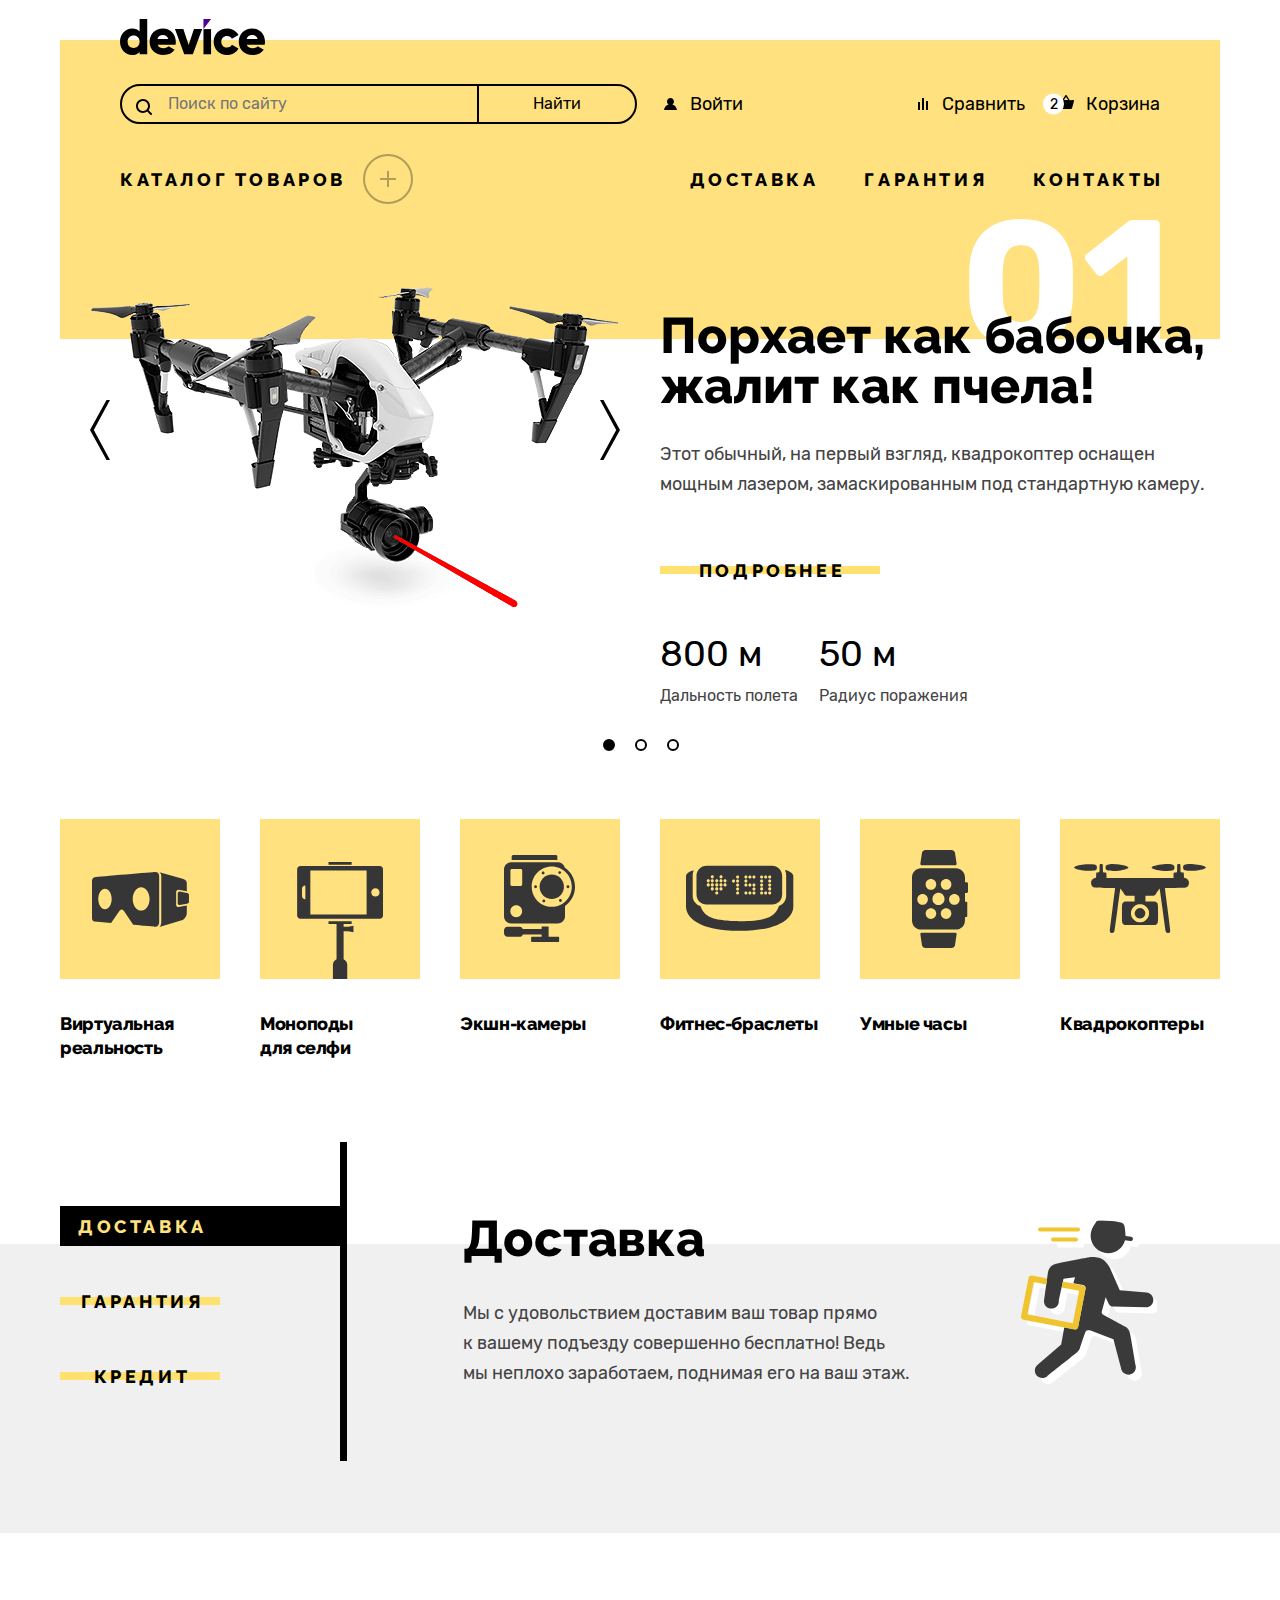
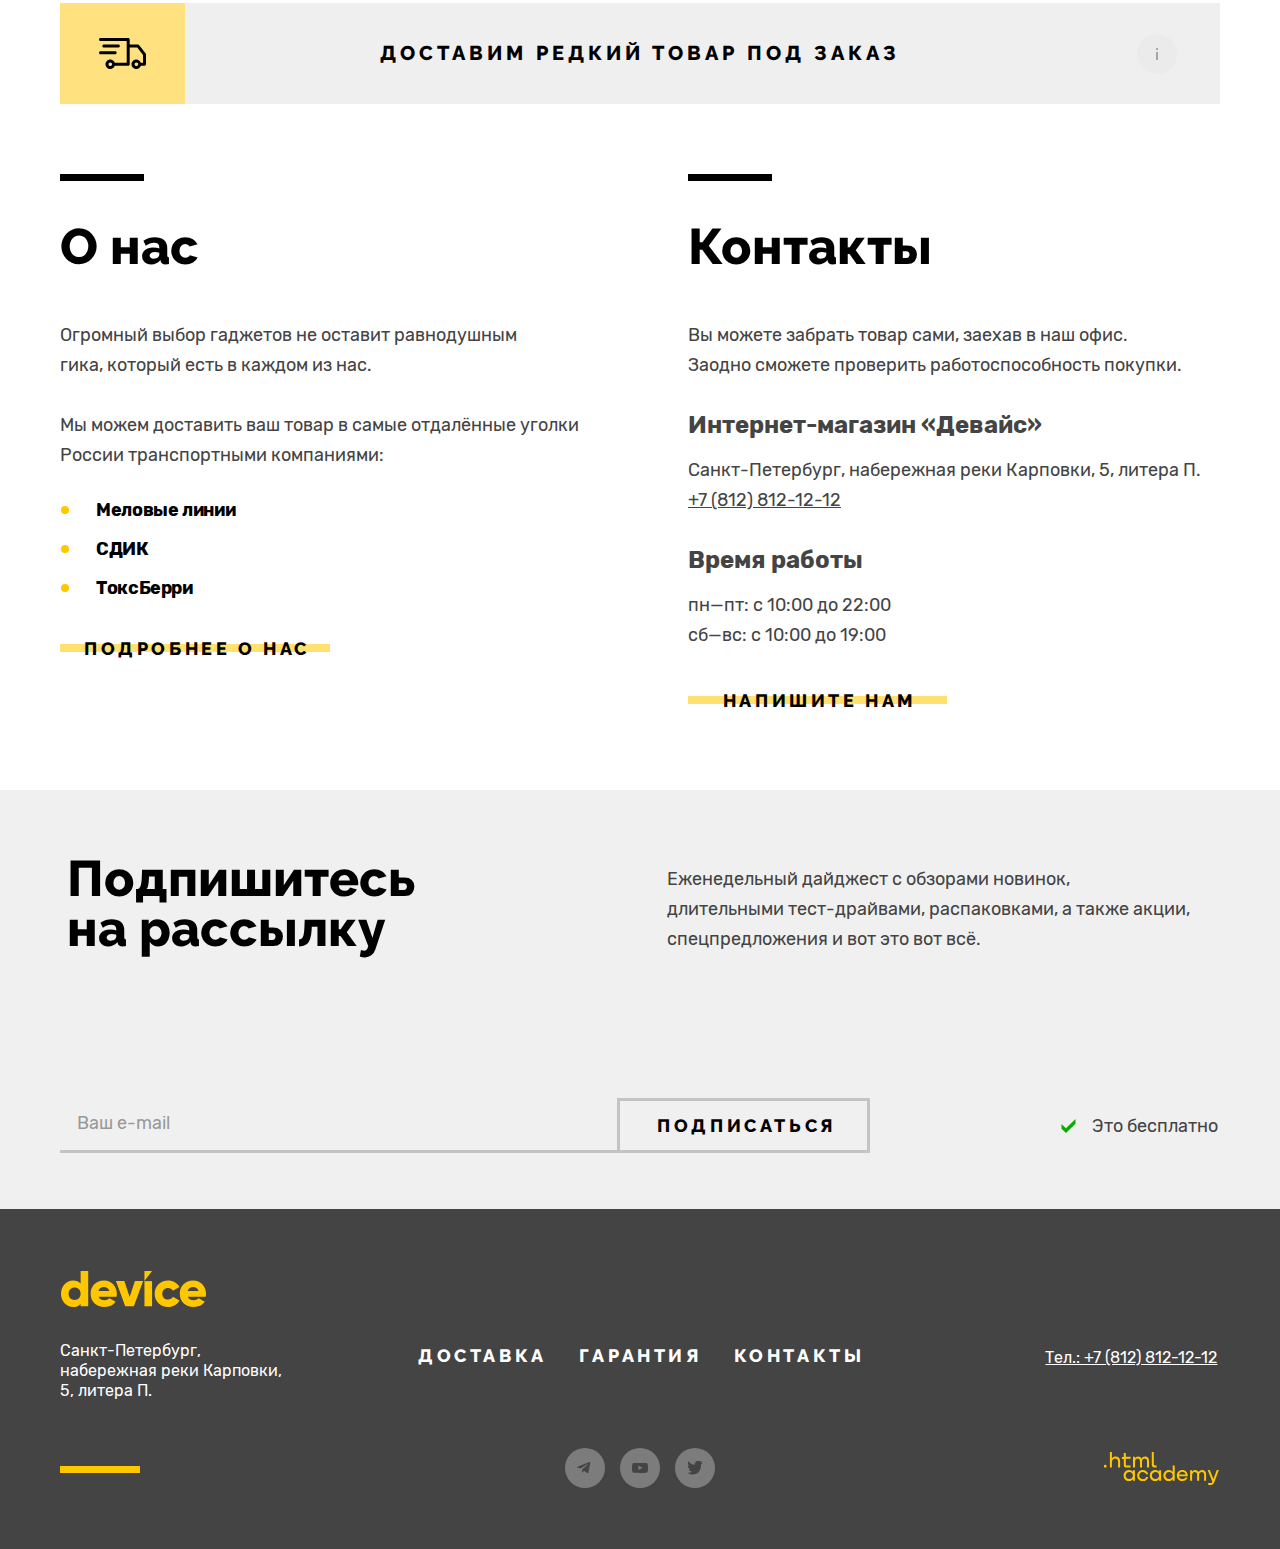
<file: index.html>
<!DOCTYPE html>
<html lang="ru">
<head>
  <meta charset="UTF-8">
  <meta http-equiv="X-UA-Compatible" content="IE=edge">
  <meta name="viewport" content="width=device-width, initial-scale=1.0">
  <title>Device</title>
  <link rel="stylesheet" href="styles/syles.css">
  <link rel="icon" href="favicon.ico">
</head>
<body>
  <div class="page-container">
    <div class="wrapper">
      <header class="page-header">
        <a class="header-logo">
          <span class="visually-hidden">Перейти на главный сайт</span>
          <img class="header-logo-img img" src="images/logo-device.svg" alt="Логотип сайта девайс." width="145" height="36">
        </a>
        <div class="page-header-user-bar">
            <form class="search-form" method="post" action="https://echo.htmlacademy.ru/">
              <label class="visually-hidden" for="header-serch">Поиск по сайту</label>
              <div class="header-search-wrapper">
                <input class="header-search" type="search" name="header-serch" id="header-serch" placeholder="Поиск по сайту">
              </div>
              <div class="button-search-wrapper">
                <button class="button-search" type="button">Найти</button>
              </div>
            </form>
            <div class="user-bar-wrapper">
              <div class="auth-link-wrapper">
                <a class="header-link auth-link" href="#">Войти</a>
              </div>
              <a class="header-link contrast-link" href="#">Сравнить</a>
              <div class="bag-wrapper">
                <button class="header-link bag-link" type="button">Корзина</button>
                <div class="bag-tooltip">
                    <ul class="bag-list">
                      <li class="bag-item">
                        <a class="bag-item-link" href="#">
                          <img class="bag-item-img" src="images/selfie-stick.jpg" alt="Селфи-палка для любителей." width="39" height="43">
                          <span class="bag-item-title">Любительская селфи-палка</span>
                        </a>
                        <button class="bag-btn-delete" type="button">
                          <span class="visually-hidden">Удалить товар из корзины</span>
                        </button>
                      </li>
                      <li class="bag-item">
                        <a class="bag-item-link" href="#">
                          <img class="bag-item-img" src="images/selfie-stick-prof.jpg" alt="Селфи-палка для любителей." width="39" height="43">
                          <span class="bag-item-title">Профессиональная селфи-палка</span>
                        </a>
                        <button class="bag-btn-delete" type="button">
                          <span class="visually-hidden">Удалить товар из корзины</span>
                        </button>
                      </li>
                    </ul>
                    <div class="bag-total">
                      <p class="bag-total-description amount">Товаров: 2</p>
                      <p class="bag-total-description sum">Сумма: 2000 ₽</p>
                    </div>
                    <a class="bag-tooltip-link" href="#">Открыть корзину</a>
                </div>
              </div>
            </div>
        </div>
        <nav class="navigation">
          <div class="catalog-sublist-container">
            <button class="catalog-button" type="button">Каталог товаров
              <span class="catalog-dropdown"></span>
            </button>
            <div class="popover-menu">
              <ul class="popover-menu-sublist">
                <li class="popover-menu-sublist-item">
                  <a class="popover-menu-sublist-link" href="#">Виртуальная реальность</a>
                </li>
                <li class="popover-menu-sublist-item">
                  <a class="popover-menu-sublist-link" href="#">Моноподы для cелфи</a>
                </li>
                <li class="popover-menu-sublist-item">
                  <a class="popover-menu-sublist-link" href="#">Экшн-камеры</a>
                </li>
              </ul>
              <ul class="popover-menu-sublist">
                <li class="popover-menu-sublist-item">
                  <a class="popover-menu-sublist-link" href="#">Фитнес-браслеты</a>
                </li>
                <li class="popover-menu-sublist-item">
                  <a class="popover-menu-sublist-link" href="#">Умные часы</a>
                </li>
              </ul>
              <ul class="popover-menu-sublist">
                <li class="popover-menu-sublist-item">
                  <a class="popover-menu-sublist-link" href="#">Квадракоптеры</a>
                </li>
              </ul>
            </div>
          </div>
          <div class="navigation-list-wrapper">
            <ul class="navigation-list">
              <li class="navigation-item">
                <a class="navigation-link" href="#">Доставка</a>
              </li>
              <li class="navigation-item">
                <a class="navigation-link" href="#">Гарантия</a>
              </li>
              <li class="navigation-item">
                <a class="navigation-link" href="#">Контакты</a>
              </li>
            </ul>
          </div>
        </nav>
      </header>
    </div>
    <main>
      <h1 class="visually-hidden">Интернет магазин «Device».</h1>
      <section class="container slider">
        <h2 class="visually-hidden">Популярные товары.</h2>
        <div class="slider-controls">
          <button class="slider-button slider-previous" type="button">
            <span class="visually-hidden">Предыдущее фото</span>
          </button>
          <button class="slider-button slider-next" type="button">
            <span class="visually-hidden">Следующее фото</span>
          </button>
        </div>
        <div class="slider-pagination">
          <button class="slide-radio is-active" type="button">
            <span class="visually-hidden">1 слайд</span>
          </button>
          <button class="slide-radio" type="button">
            <span class="visually-hidden">2 слайд</span>
          </button>
          <button class="slide-radio" type="button">
            <span class="visually-hidden">3 слайд</span>
          </button>
        </div>
        <div class="slider-item is-active">
          <img class="slider-img" src="images/slider-1.png" alt="Квадрокоптер." width="560" height="560"/>
          <div class="slider-hero-wrapper">
            <span class="slider-number">01</span>
            <p class="slider-slogan">Порхает как бабочка, жалит как пчела!</p>
            <p class="slider-description">Этот обычный, на первый взгляд, квадрокоптер оснащен мощным лазером, замаскированным под стандартную камеру.</p>
            <a class="button-link button-more" href="#">Подробнее</a>
            <dl class="slider-about-list">
              <div class="slider-about-item">
                <dt class="slider-about-name">Дальность полета</dt>
                <dd class="slider-about-value">800 м</dd>
              </div>
              <div class="slider-about-item">
                <dt class="slider-about-name">Радиус поражения</dt>
                <dd class="slider-about-value">50 м</dd>
              </div>
            </dl>
          </div>
        </div>
        <div class="slider-item">
          <img class="slider-img" src="images/slider-2.png" alt="Учные часы." width="560" height="560"/>
          <div class="slider-hero-wrapper">
            <span class="slider-number">02</span>
            <p class="slider-slogan">Худеем<br/>правильно!</p>
            <p class="slider-description">Мотивирующие фитнес-браслеты помогут найти в себе силы не пропускать занятия и соблюдать диету.</p>
            <a class="button-link button-more" href="#">Подробнее</a>
            <dl class="slider-about-list">
              <div class="slider-about-item">
                <dt class="slider-about-name">Без подзарядки</dt>
                <dd class="slider-about-value">48 часов</dd>
              </div>
            </dl>
          </div>
        </div>
        <div class="slider-item">
          <img class="slider-img" src="images/slider-3.png" alt="Селфи-палка." width="560" height="560"/>
          <div class="slider-hero-wrapper">
            <span class="slider-number">03</span>
            <p class="slider-slogan">Делай селфи, как&nbsp;Бен&nbsp;Стиллер!</p>
            <p class="slider-description">Самая длинная палка для селфи доступна в нашем магазине. Восемь (Восемь, Карл!) метров длиной и весом всего 5 кг.</p>
            <a class="button-link button-more" href="#">Подробнее</a>
            <dl class="slider-about-list">
              <div class="slider-about-item">
                <dt class="slider-about-name">Длина палки</dt>
                <dd class="slider-about-value">8.5 м</dd>
              </div>
              <div class="slider-about-item">
                <dt class="slider-about-name">Вес палки</dt>
                <dd class="slider-about-value">5 кг</dd>
              </div>
              <div class="slider-about-item">
                <dt class="slider-about-name">Материал</dt>
                <dd class="slider-about-value">Карбон</dd>
              </div>
            </dl>
          </div>
        </div>
      </section>
        <section class="container category-catalog">
            <h2 class="visually-hidden">Категории товаров каталога</h2>
            <ul class="category-catalog-list">
                <li class="category-catalog-item">
                    <a class="category-catalog-link category-virtual" href="#">
                        <h3 class="category-catalog-name">Виртуальная реальность</h3>
                    </a>
                </li>
                <li class="category-catalog-item">
                    <a class="category-catalog-link category-monopod" href="#">
                        <h3 class="category-catalog-name">Моноподы<br> для селфи</h3>
                    </a>
                </li>
                <li class="category-catalog-item">
                    <a class="category-catalog-link category-camera" href="#">
                        <h3 class="category-catalog-name">Экшн-камеры</h3>
                    </a>
                </li>
                <li class="category-catalog-item">
                    <a class="category-catalog-link category-bracelet" href="#">
                        <h3 class="category-catalog-name">Фитнес-браслеты</h3>
                    </a>
                </li>
                <li class="category-catalog-item">
                    <a class="category-catalog-link category-watch" href="#">
                        <h3 class="category-catalog-name">Умные часы</h3>
                    </a>
                </li>
                <li class="category-catalog-item">
                    <a class="category-catalog-link category-quadrocopter" href="#">
                        <h3 class="category-catalog-name">Квадрокоптеры</h3>
                    </a>
                </li>
            </ul>
        </section>
        <section class="advantages">
            <h2 class="visually-hidden">Преимущества магазина Девайс</h2>
            <div class="container advantages-wrapper">
                <div class="advantages-items">
                    <button class="button-link advantages-btn is-active" type="button">Доставка</button>
                    <button class="button-link advantages-btn" type="button">Гарантия</button>
                    <button class="button-link advantages-btn" type="button">Кредит</button>
                </div>
                <div class="advantages-contents">
                    <div class="advantages-content advantages-delivery is-active">
                        <h3 class="advantages-title">Доставка</h3>
                        <p class="advantages-text">Мы с удовольствием доставим ваш товар прямо<br>к вашему подъезду совершенно бесплатно! Ведь<br>мы неплохо заработаем, поднимая его на ваш этаж.</p>
                    </div>
                    <div class="advantages-content advantages-guarantees">
                        <h3 class="advantages-title">Гарантия</h3>
                        <p class="advantages-text">Если из-за возгорания купленного у нас товара у вас сгорит дом — не переживайте, мы выдадим вам новый. Товар, не дом, конечно же.</p>
                    </div>
                    <div class="advantages-content advantages-credit">
                        <h3 class="advantages-title">Кредит</h3>
                        <p class="advantages-text">Залезть в долговую яму стало проще! Кредитные консультанты подберут для вас наиболее выгодные условия кредита. Выгодные для банка, разумеется.</p>
                    </div>
                </div>
            </div>
        </section>
        <section class="container rare-product">
          <h2 class="visually-hidden">Доставка редких товаров</h2>
          <button class="rare-product-btn" type="button">Доставим редкий товар под заказ</button>
        </section>
        <div class="container contacts-wrapper">
          <section class="about-us">
            <h2 class="contacts-title">О нас</h2>
            <p class="about-us-description">Огромный выбор гаджетов не оставит равнодушным<br>гика, который есть в каждом из нас.</p>
            <p class="about-us-description">Мы можем доставить ваш товар в самые отдалённые уголки России транспортными компаниями:</p>
            <ul class="delivery-company-list">
              <li class="delivery-company-item">Меловые линии</li>
              <li class="delivery-company-item">СДИК</li>
              <li class="delivery-company-item">ТоксБерри</li>
            </ul>
            <a class="button-link about-us-btn" href="#">Подробнее о нас</a>
          </section>
          <section class="contacts">
            <h2 class="contacts-title">Контакты</h2>
            <p class="contacts-description">Вы можете забрать товар сами, заехав в наш офис.<br>Заодно сможете проверить работоспособность покупки.</p>
            <h3 class="contacts-subtitle">Интернет-магазин «Девайс»</h3>
            <address class="contacts-address">
              <p class="contacts-address-text">Санкт-Петербург, набережная реки Карповки, 5, литера П.</p>
              <a class="contacts-phone" href="tel:+78128121212">+7 (812) 812-12-12</a>
            </address>
            <h3 class="contacts-subtitle">Время работы</h3>
            <div class="contacts-schedule-list">
              <p class="contacts-schedule-item">пн—пт: с 10:00 до 22:00</p>
              <p class="contacts-schedule-item">сб—вс: с 10:00 до 19:00</p>
            </div>
            <a class="button-link contacts-btn" href="#">Напишите нам</a>
          </section>
        </div>
        <section class="subscription">
          <div class="container">
            <div class="subscription-wrapper">
              <h2 class="subscription-title title">Подпишитесь на&nbsp;рассылку</h2>
              <p class="subscription-description">Еженедельный дайджест с обзорами новинок, длительными&nbsp;тест-драйвами, распаковками, а также акции, спецпредложения и вот это вот всё.</p>
            </div>
            <div class="subscription-form-wrapper">
              <form class="subscription-form" action="https://echo.htmlacademy.ru/" method="post">
                <label class="visually-hidden" for="subscription-input">Подписка на рассылку</label>
                <input class="subscription-input" type="email" name="subscription-input" id="subscription-input" placeholder="Ваш e-mail" aria-label="Ваш e-mail">
                <button class="subscription-btn" type="submit">Подписаться</button>
              </form>
              <span class="subscription-warning">Это бесплатно</span>
            </div>
          </div>
        </section>
    </main>
    <footer class="footer">
      <div class="container">
        <a class="footer-logo" href="#">
          <span class="visually-hidden">Переход на главный сайт.</span>
          <img src="images/footer-logo.svg" alt="Логотип сайта Девайс." width="145" height="36"/>
        </a>
        <div class="footer-wrapper">
          <address class="footer-address">
            <p class="footer-address-text">Санкт-Петербург, набережная реки Карповки, 5, литера П.</p>
          </address>
          <ul class="footer-navigation-list">
            <li class="footer-navigation-item">
              <a class="footer-navigation-link" href="#">Доставка</a>
            </li>
            <li class="footer-navigation-item">
              <a class="footer-navigation-link" href="#">Гарантия</a>
            </li>
            <li class="footer-navigation-item">
              <a class="footer-navigation-link" href="#">Контакты</a>
            </li>
          </ul>
          <a class="footer-phone" href="tel:+78128121212">Тел.: +7 (812) 812-12-12</a>
          <ul class="footer-social-list">
            <li class="footer-social-item">
              <a class="footer-social-link footer-social-link-tg" href="#">
                <span class="visually-hidden">Телеграм</span>
              </a>
            </li>
            <li class="footer-social-item">
              <a class="footer-social-link footer-social-link-yt" href="#">
                <span class="visually-hidden">Ютуб</span>
              </a>
            </li>
            <li class="footer-social-item">
              <a class="footer-social-link footer-social-link-tw" href="#">
                <span class="visually-hidden">Твиттер</span>
              </a>
            </li>
          </ul>
          <a class="footer-logo-academy" href="https://htmlacademy.ru/">
            <span class="visually-hidden">Переход на сайт HTML академии</span>
            <svg width="115" height="33" viewBox="0 0 115 33" xmlns="http://www.w3.org/2000/svg">
              <path d="M0 12.9V15.5H2.5V12.9H0Z"/>
              <path d="M11.6 4.5C10 4.5 8.8 5.2 8 6.2H7.9V0H5.9V15.5H7.9V10.2C7.9 8.1 9.2 6.6 11.2 6.6C13 6.6 14.1 8 14.1 9.8V15.5H16.1V9.4C16.2 6.4 14.3 4.5 11.6 4.5Z"/>
              <path d="M26.6 4.8H21.8V1.1H19.8V4.9H17.9V6.9H19.8V12.9C19.8 14.6 20.8 15.6 22.5 15.6H26.6V13.6H22.9C22.2 13.6 21.8 13.2 21.8 12.5V6.8H26.6V4.8Z"/>
              <path d="M41.1 4.6C39.5 4.6 38.2 5.4 37.6 6.7H37.5C36.9 5.5 35.7 4.6 34.1 4.6C32.7 4.6 31.6 5.4 31 6.4H30.9V4.8H29V15.4H31V10C31 8 32 6.5 33.6 6.5C35.1 6.5 36 7.5 36 9.1V15.4H38V9.8C38 7.4 39.4 6.5 40.6 6.5C42.1 6.5 43 7.5 43 9.1V15.4H45V8.9C45.1 6.4 43.6 4.6 41.1 4.6Z"/>
              <path d="M47.8 12.7C47.8 14.4 48.8 15.4 50.6 15.4H52.6V13.4H50.9C50.2 13.4 49.8 13 49.8 12.3V0H47.8V12.7Z"/>
              <path d="M28.9 19.7C28 18.6 26.7 17.9 25 17.9C21.9 17.9 19.6 20.2 19.6 23.5C19.6 26.8 21.9 29.1 25 29.1C26.8 29.1 28 28.3 28.8 27.2H28.9V28.8H30.9V18.2H28.9V19.7ZM25.3 27.1C23.1 27.1 21.7 25.5 21.7 23.5C21.7 21.5 23.1 19.9 25.3 19.9C27.5 19.9 28.9 21.5 28.9 23.5C28.9 25.4 27.5 27.1 25.3 27.1Z"/>
              <path d="M44.2 22C43.7 19.6 41.6 17.9 38.8 17.9C35.4 17.9 33.2 20.4 33.2 23.5C33.2 26.6 35.4 29.1 38.8 29.1C41.6 29.1 43.7 27.3 44.2 24.9H42.1C41.7 26.2 40.4 27.2 38.8 27.2C36.6 27.2 35.2 25.6 35.2 23.6C35.2 21.6 36.6 20 38.8 20C40.4 20 41.6 21 42.1 22.2H44.2V22Z"/>
              <path d="M55.1 19.7C54.2 18.6 52.9 17.9 51.2 17.9C48.1 17.9 45.8 20.2 45.8 23.5C45.8 26.8 48.1 29.1 51.2 29.1C53 29.1 54.2 28.3 55 27.2H55.1V28.8H57.1V18.2H55.1V19.7ZM51.5 27.1C49.3 27.1 47.9 25.5 47.9 23.5C47.9 21.5 49.3 19.9 51.5 19.9C53.7 19.9 55.1 21.5 55.1 23.5C55.1 25.4 53.6 27.1 51.5 27.1Z"/>
              <path d="M68.7 19.8C67.8 18.7 66.5 17.9 64.8 17.9C61.7 17.9 59.4 20.2 59.4 23.5C59.4 26.8 61.6 29.1 64.8 29.1C66.5 29.1 67.8 28.3 68.6 27.3H68.7V28.8H70.7V13.4H68.7V19.8ZM65.1 27.1C62.9 27.1 61.5 25.5 61.5 23.5C61.5 21.5 62.9 19.9 65.1 19.9C67.3 19.9 68.7 21.5 68.7 23.5C68.6 25.5 67.2 27.1 65.1 27.1Z"/>
              <path d="M78.3 17.9C75 17.9 72.8 20.4 72.8 23.5C72.8 26.5 74.9 29.1 78.3 29.1C80.8 29.1 82.8 27.8 83.5 25.5H81.4C80.9 26.5 79.8 27.1 78.4 27.1C76.5 27.1 75.1 25.8 75 24.2H83.8C84 20.6 81.8 17.9 78.3 17.9ZM78.3 19.8C80 19.8 81.3 20.8 81.6 22.4H75.1C75.4 20.9 76.6 19.8 78.3 19.8Z"/>
              <path d="M98.2 17.9C96.6 17.9 95.3 18.7 94.6 19.9H94.5C93.9 18.7 92.7 17.9 91.1 17.9C89.7 17.9 88.6 18.6 88 19.7V18.2H86.1V28.8H88.1V23.4C88.1 21.4 89.1 20 90.7 19.9C92.2 19.9 93.1 20.9 93.1 22.5V28.8H95.1V23.2C95.1 20.8 96.5 19.9 97.7 19.9C99.2 19.9 100.1 20.9 100.1 22.5V28.8H102.1V22.3C102.2 19.7 100.7 17.9 98.2 17.9Z"/>
              <path d="M109.4 27L105.8 18.1H103.6L108.4 29.7C108.1 30.6 107.7 30.9 106.7 30.9H104.2V32.9H106.7C108.5 32.9 109.5 32.1 110.2 30.3L114.9 18.1H112.8L109.4 27Z"/>
              </svg>
          </a>
        </div>
      </div>
    </footer>
  </div>
  <div class="modal-container">
    <div class="modal">
      <button class="modal-close-btn" type="button">
        <span class="visually-hidden">Закрыть модульное окно</span>
      </button>
      <section class="modal-content">
        <h2 class="modal-title">Доставка под заказ</h2>
        <form class="modal-form" action="https://echo.htmlacademy.ru/" method="post">
          <div class="field-container">
            <label class="field-label" for="name">
              <span class="field-name">Ваше имя:</span>
            </label>
            <input class="modal-input name-input" type="text" name="name" id="name" placeholder="Введите ваше имя">
            <span class="field-warning field-text">Добавьте имя</span>
            <span class="field-error field-text">Забавное у вас имя</span>
          </div>
          <div class="field-container">
            <label class="field-label" for="email">
              <span class="field-name">Ваш e-mail:</span>
            </label>
            <input class="modal-input email-input" type="email" name="email" id="email" placeholder="Введите ваш e-mail">
            <span class="field-warning field-text">Добавьте адрес почты</span>
            <span class="field-error field-text">Забавный у вас адрес</span>
          </div>
          <div class="field-container">
            <label class="field-label" for="order">
              <span class="field-name">Что нужно привезти:</span>
            </label>
            <input class="modal-input order-input" type="text" name="order" id="order" placeholder="В свободной форме">
          </div>
          <div class="field-container number-container">
            <div class="label-count-container">
              <label class="field-label" for="count">
                <span class="field-name field-name-count">Количество:</span>
              </label>
              <div class="count-info">
                <span class="visually-hidden">Дополнительная информация</span>
                <div class="modal-tooltip">
                  <p class="tooltip-content">Постараемся найти, сколько нужно. Привезём сколько получится по требованиям к провозу багажа.</p>
                </div>
              </div>
            </div>
            <div class="number-field">
              <button class="number-btn minus-btn" type="button">
                <span class="visually-hidden">Уменьшить число товаров</span>
              </button>
              <button class="number-btn plus-btn" type="button">
                <span class="visually-hidden">Увеличить число товаров</span>
              </button>
              <input class="modal-input count-input" type="number" name="count" id="count" placeholder="1" value="1">
            </div>
          </div>
          <div class="submit-container">
            <button class="button-link modal-submit-btn" type="submit">Отправить</button>
          </div>
        </form>
      </section>
    </div>
  </div>
  <script src="js/index.js"></script>
</body>
</html>
</file>
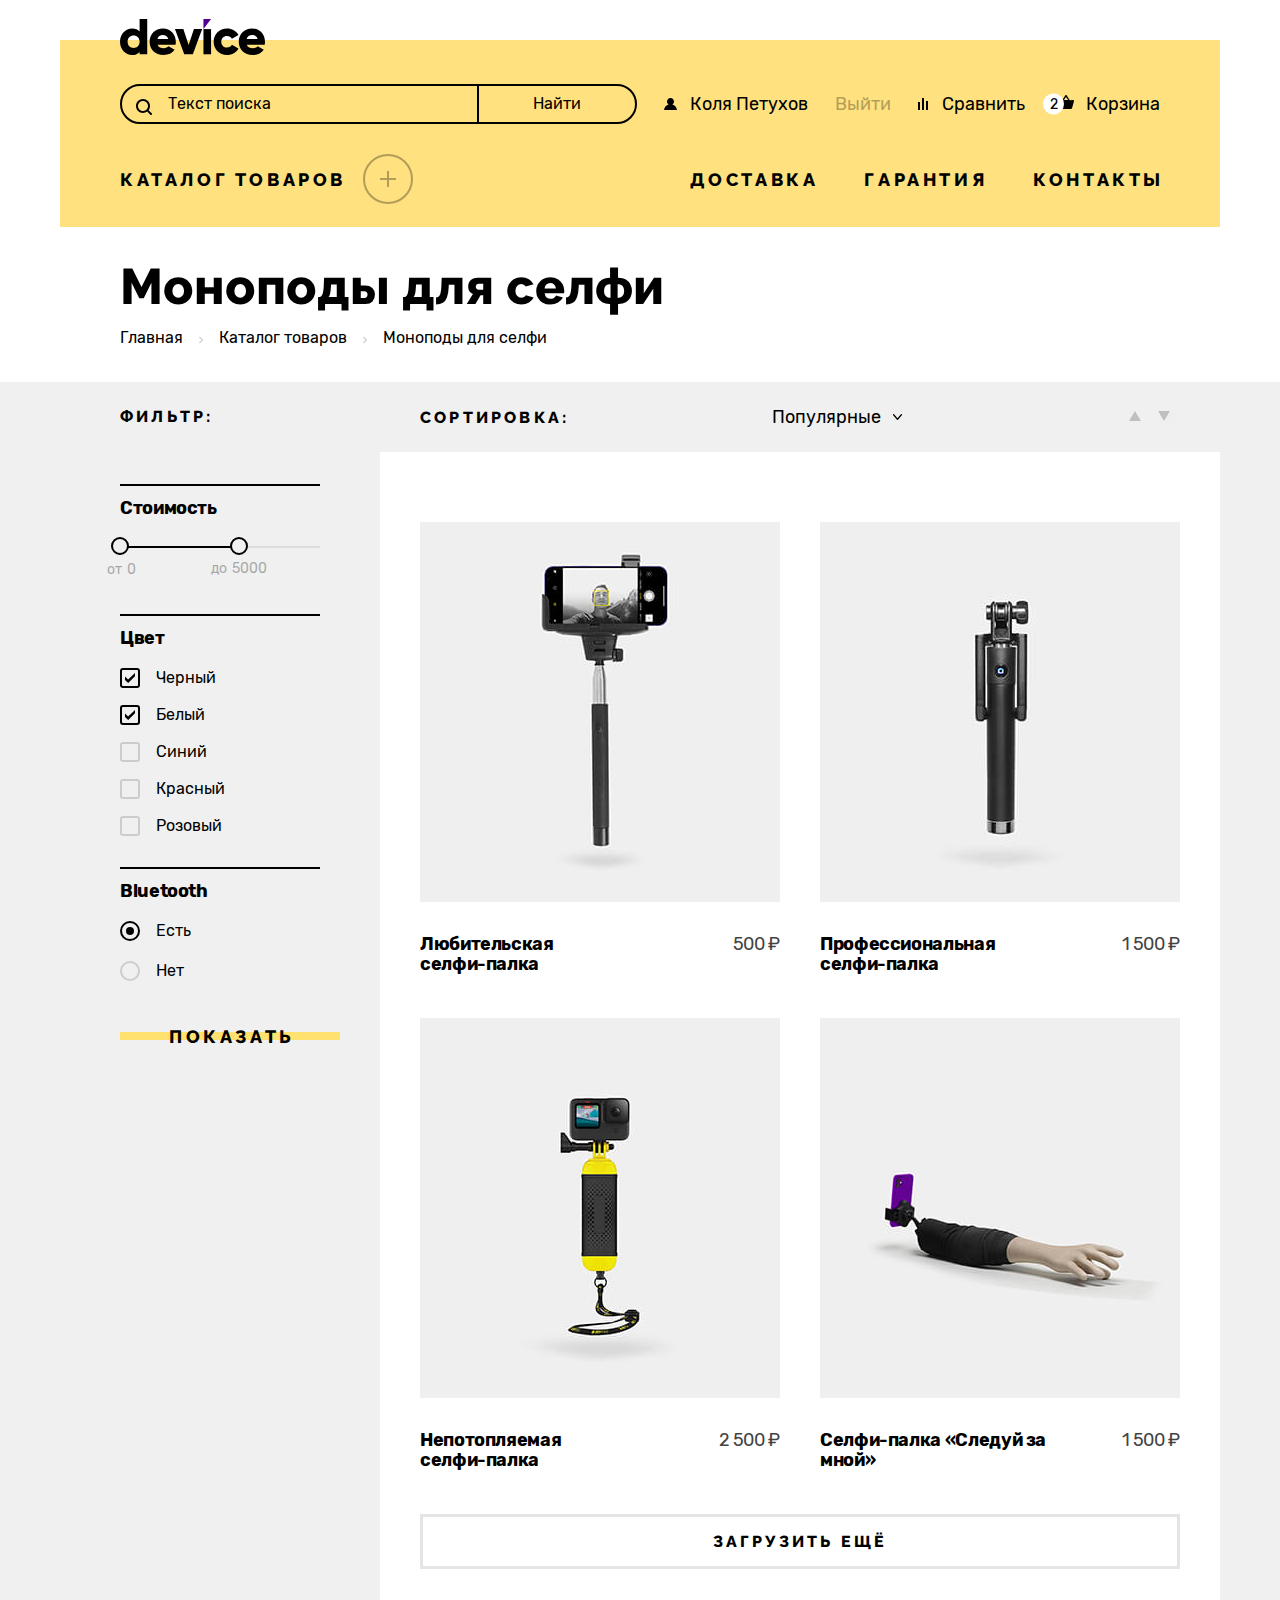
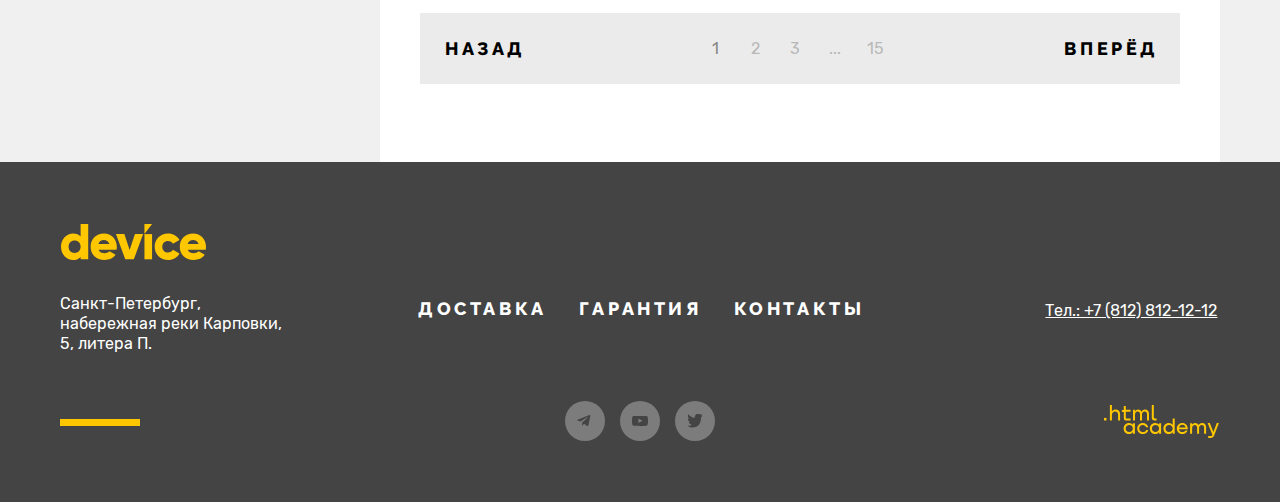
<file: catalog.html>
<!DOCTYPE html>
<html lang="en">
<head>
  <meta charset="UTF-8">
  <meta http-equiv="X-UA-Compatible" content="IE=edge">
  <meta name="viewport" content="width=device-width, initial-scale=1.0">
  <title>Device catalog</title>
  <link rel="stylesheet" href="styles/syles.css">
  <link rel="icon" href="favicon.ico">
</head>
<body>
  <div class="page-container">
    <div class="wrapper">
      <header class="page-header">
        <a class="header-logo">
          <span class="visually-hidden">Перейти на главный сайт</span>
          <img class="header-logo-img img" src="images/logo-device.svg" alt="Логотип сайта девайс." width="145" height="36">
        </a>
        <div class="page-header-user-bar">
            <form class="search-form" method="post" action="https://echo.htmlacademy.ru/">
              <label class="visually-hidden" for="header-serch">Поиск по сайту</label>
              <div class="header-search-wrapper">
                <input class="header-search header-search-catalog" type="search" name="header-serch" id="header-serch" placeholder="Текст поиска">
              </div>
              <div class="button-search-wrapper">
                <button class="button-search" type="button">Найти</button>
              </div>
            </form>
            <div class="user-bar-wrapper">
              <div class="auth-link-wrapper">
                <a class="header-link auth-link" href="#">Коля Петухов</a>
              </div>
              <a class="header-link exit-link" href="#">Выйти</a>
              <a class="header-link contrast-link" href="#">Сравнить</a>
              <div class="bag-wrapper">
                <button class="header-link bag-link" type="button">Корзина</button>
                <div class="bag-tooltip">
                    <ul class="bag-list">
                      <li class="bag-item">
                        <a class="bag-item-link" href="#">
                          <img class="bag-item-img" src="images/selfie-stick.jpg" alt="Селфи-палка для любителей." width="39" height="43">
                          <span class="bag-item-title">Любительская селфи-палка</span>
                        </a>
                        <button class="bag-btn-delete" type="button">
                          <span class="visually-hidden">Удалить товар из корзины</span>
                        </button>
                      </li>
                      <li class="bag-item">
                        <a class="bag-item-link" href="#">
                          <img class="bag-item-img" src="images/selfie-stick-prof.jpg" alt="Селфи-палка для любителей." width="39" height="43">
                          <span class="bag-item-title">Профессиональная селфи-палка</span>
                        </a>
                        <button class="bag-btn-delete" type="button">
                          <span class="visually-hidden">Удалить товар из корзины</span>
                        </button>
                      </li>
                    </ul>
                    <div class="bag-total">
                      <p class="bag-total-description amount">Товаров: 2</p>
                      <p class="bag-total-description sum">Сумма: 2000 ₽</p>
                    </div>
                    <a class="bag-tooltip-link" href="#">Открыть корзину</a>
                </div>
              </div>
            </div>
        </div>
        <nav class="navigation">
          <div class="catalog-sublist-container">
            <button class="catalog-button" type="button">Каталог товаров
              <span class="catalog-dropdown"></span>
            </button>
            <div class="popover-menu">
              <ul class="popover-menu-sublist">
                <li class="popover-menu-sublist-item">
                  <a class="popover-menu-sublist-link" href="#">Виртуальная реальность</a>
                </li>
                <li class="popover-menu-sublist-item">
                  <a class="popover-menu-sublist-link" href="#">Моноподы для cелфи</a>
                </li>
                <li class="popover-menu-sublist-item">
                  <a class="popover-menu-sublist-link" href="#">Экшн-камеры</a>
                </li>
              </ul>
              <ul class="popover-menu-sublist">
                <li class="popover-menu-sublist-item">
                  <a class="popover-menu-sublist-link" href="#">Фитнес-браслеты</a>
                </li>
                <li class="popover-menu-sublist-item">
                  <a class="popover-menu-sublist-link" href="#">Умные часы</a>
                </li>
              </ul>
              <ul class="popover-menu-sublist">
                <li class="popover-menu-sublist-item">
                  <a class="popover-menu-sublist-link" href="#">Квадракоптеры</a>
                </li>
              </ul>
            </div>
          </div>
          <div class="navigation-list-wrapper">
            <ul class="navigation-list">
              <li class="navigation-item">
                <a class="navigation-link" href="#">Доставка</a>
              </li>
              <li class="navigation-item">
                <a class="navigation-link" href="#">Гарантия</a>
              </li>
              <li class="navigation-item">
                <a class="navigation-link" href="#">Контакты</a>
              </li>
            </ul>
          </div>
        </nav>
      </header>
    </div>
    <main>
      <section class="container breadcrumbs">
        <h1 class="breadcrumbs-title">Моноподы для селфи</h1>
        <ul class="breadcrumbs-list">
          <li class="breadcrumbs-item">
            <a class="breadcrumbs-link" href="index.html">Главная</a>
          </li>
          <li class="breadcrumbs-item">
            <a class="breadcrumbs-link" href="#">Каталог товаров</a>
          </li>
          <li class="breadcrumbs-item">
            <span class="breadcrumbs-link breadcrumbs-link-current">Моноподы для селфи</span>
          </li>
        </ul>
      </section>
      <div class="catalog-container">
        <section class="catalog-products container">
          <h2 class="visually-hidden">Каталог товаров магазина с фильтрами</h2>
          <form class="catalog-filter" action="https://echo.htmlacademy.ru/" method="get">
            <h3 class="catalog-title">Фильтр:</h3>
            <fieldset class="catalog-filter-group">
              <legend class="catalog-subtitle">Стоимость</legend>
              <div class="range">
                <div class="range-scale">
                  <div class="range-bar" style="left: 0; width: 119px">
                    <button class="range-toggle toggle-min" type="button">
                      <span class="visually-hidden">Увеличить минимальную цену</span>
                    </button>
                    <button class="range-toggle toggle-max" type="button">
                      <span class="visually-hidden">Уменьшить максимальную цену</span>
                    </button>
                  </div>
                </div>
                <div class="wrapper-inputs">
                  <label class="filter-range-input range-input-from" style="left: 0">от
                    <input class="range-input" type="number" value="0" name="min-price">
                  </label>
                  <label class="filter-range-input range-input-to" style="left: 119px">до
                    <input class="range-input" type="number" value="5000" name="max-price">
                  </label>
                </div>
              </div>
            </fieldset>
            <fieldset class="catalog-filter-group color-filter-group">
              <legend class="catalog-subtitle">Цвет</legend>
              <ul class="catalog-filter-list">
                <li class="catalog-filter-item">
                  <label class="control">
                    <input class="visually-hidden control-input-checkbox" type="checkbox" name="color" value="black" checked>
                    <span class="control-mark"></span>
                    <span class="control-label">Черный</span>
                  </label>
                </li>
                <li class="catalog-filter-item">
                  <label class="control">
                    <input class="visually-hidden control-input-checkbox" type="checkbox" name="color" value="white" checked>
                    <span class="control-mark"></span>
                    <span class="control-label">Белый</span>
                  </label>
                </li>
                <li class="catalog-filter-item">
                  <label class="control">
                    <input class="visually-hidden control-input-checkbox" type="checkbox" name="color" value="blue">
                    <span class="control-mark"></span>
                    <span class="control-label">Синий</span>
                  </label>
                </li>
                <li class="catalog-filter-item">
                  <label class="control">
                    <input class="visually-hidden control-input-checkbox" type="checkbox" name="color" value="red">
                    <span class="control-mark"></span>
                    <span class="control-label">Красный</span>
                  </label>
                </li>
                <li class="catalog-filter-item">
                  <label class="control">
                    <input class="visually-hidden control-input-checkbox" type="checkbox" name="color" value="pink">
                    <span class="control-mark"></span>
                    <span class="control-label">Розовый</span>
                  </label>
                </li>
              </ul>
            </fieldset>
            <fieldset class="catalog-filter-group bluetooth-filter-group">
              <legend class="catalog-subtitle">Bluetooth</legend>
              <ul class="catalog-filter-list">
                <li class="catalog-filter-item radio-item">
                  <label class="control">
                    <input class="visually-hidden control-input-radio" type="radio" name="bluetooth" value="yes" checked>
                    <span class="control-radio"></span>
                    <span class="control-label">Есть</span>
                  </label>
                </li>
                <li class="catalog-filter-item radio-item">
                  <label class="control">
                    <input class="visually-hidden control-input-radio" type="radio" name="bluetooth" value="no">
                    <span class="control-radio"></span>
                    <span class="control-label">Нет</span>
                  </label>
                </li>
              </ul>
            </fieldset>
            <button class="button-link filter-button" type="submit">Показать</button>
          </form>
          <div class="catalog-products-sorting">
            <div class="sort-container">
              <span class="catalog-title sort-title">Сортировка:</span>
              <select class="sort-select" aria-label="Сортировка товаров">
                <option value="popular">Популярные</option>
                <option value="cheap">Дешевые</option>
                <option value="expensive">Дорогие</option>
              </select>
              <div class="sort-buttons">
                <button class="sort-button sort-button-up" type="button">
                  <span class="visually-hidden">Показать сначала наименее популярные товары</span>
                </button>
                <button class="sort-button sort-button-down" type="button">
                  <span class="visually-hidden">Показать сначала наиболее популярные товары</span>
                </button>
              </div>
            </div>
            <div class="cards-product-container">
              <!--Для метки NEW на тег a повесить класс new-product-->
              <ul class="cards-product-list">
                <li class="cards-product-item">
                  <a class="cards-product-link" href="#">
                    <div class="cards-product-img">
                      <img src="/images/cards-product-1.jpg" alt="Селфи-палка с креплением для телефона." width="360" height="380">
                      <span class="button-link cards-product-button">Подробнее</span>
                    </div>
                    <div class="cards-text-about">
                      <h3 class="cards-title">Любительская<br> селфи-палка</h3>
                      <span class="cards-price">500 ₽</span>
                    </div>
                  </a>
                </li>
                <li class="cards-product-item">
                  <a class="cards-product-link" href="#">
                    <div class="cards-product-img">
                      <img src="/images/cards-product-2.jpg" alt="Селфи-палка для профессионалов." width="360" height="380">
                      <span class="button-link cards-product-button">Подробнее</span>
                    </div>
                    <div class="cards-text-about">
                      <h3 class="cards-title">Профессиональная селфи-палка </h3>
                      <span class="cards-price">1 500 ₽</span>
                    </div>
                  </a>
                </li>
                <li class="cards-product-item">
                  <a class="cards-product-link" href="#">
                    <div class="cards-product-img">
                      <img src="/images/cards-product-3.jpg" alt="Селфи-палка, которую можно использовать в воде." width="360" height="380">
                      <span class="button-link cards-product-button">Подробнее</span>
                    </div>
                    <div class="cards-text-about">
                      <h3 class="cards-title">Непотопляемая<br> селфи-палка</h3>
                      <span class="cards-price">2 500 ₽</span>
                    </div>
                  </a>
                </li>
                <li class="cards-product-item">
                  <a class="cards-product-link" href="#">
                    <div class="cards-product-img">
                      <img src="/images/cards-product-4.jpg" alt="Селфи-палка с имитацией руки." width="360" height="380">
                      <span class="button-link cards-product-button">Подробнее</span>
                    </div>
                    <div class="cards-text-about">
                      <h3 class="cards-title">Селфи-палка «Следуй за<br> мной»</h3>
                      <span class="cards-price">1 500 ₽</span>
                    </div>
                  </a>
                </li>
              </ul>
              <a class="catalog-download-button" href="#">Загрузить ещё</a>
              <div class="pagination-wrapper">
                <a class="pagination-button pagination-button-prev" href="#">Назад</a>
                <ul class="pagination-list">
                  <li class="pagination-item">
                    <span class="pagination-link is-active">1</span>
                  </li>
                  <li class="pagination-item">
                    <a class="pagination-link" href="#">2</a>
                  </li>
                  <li class="pagination-item">
                    <a class="pagination-link" href="#">3</a>
                  </li>
                  <li class="pagination-item">
                    <span class="pagination-link pagination-link-more">...</span>
                  </li>
                  <li class="pagination-item">
                    <a class="pagination-link" href="#">15</a>
                  </li>
                </ul>
                <a class="pagination-button pagination-button-next" href="#">Вперёд</a>
              </div>
            </div>
          </div>
        </section>
      </div>
    </main>
    <footer class="footer">
      <div class="container">
        <a class="footer-logo" href="#">
          <span class="visually-hidden">Переход на главный сайт.</span>
          <img src="images/footer-logo.svg" alt="Логотип сайта Девайс." width="145" height="36"/>
        </a>
        <div class="footer-wrapper">
          <address class="footer-address">
            <p class="footer-address-text">Санкт-Петербург, набережная реки Карповки, 5, литера П.</p>
          </address>
          <ul class="footer-navigation-list">
            <li class="footer-navigation-item">
              <a class="footer-navigation-link" href="#">Доставка</a>
            </li>
            <li class="footer-navigation-item">
              <a class="footer-navigation-link" href="#">Гарантия</a>
            </li>
            <li class="footer-navigation-item">
              <a class="footer-navigation-link" href="#">Контакты</a>
            </li>
          </ul>
          <a class="footer-phone" href="tel:+78128121212">Тел.: +7 (812) 812-12-12</a>
          <ul class="footer-social-list">
            <li class="footer-social-item">
              <a class="footer-social-link footer-social-link-tg" href="#">
                <span class="visually-hidden">Телеграм</span>
              </a>
            </li>
            <li class="footer-social-item">
              <a class="footer-social-link footer-social-link-yt" href="#">
                <span class="visually-hidden">Ютуб</span>
              </a>
            </li>
            <li class="footer-social-item">
              <a class="footer-social-link footer-social-link-tw" href="#">
                <span class="visually-hidden">Твиттер</span>
              </a>
            </li>
          </ul>
          <a class="footer-logo-academy" href="https://htmlacademy.ru/">
            <span class="visually-hidden">Переход на сайт HTML академии</span>
            <svg width="115" height="33" viewBox="0 0 115 33" xmlns="http://www.w3.org/2000/svg">
              <path d="M0 12.9V15.5H2.5V12.9H0Z"/>
              <path d="M11.6 4.5C10 4.5 8.8 5.2 8 6.2H7.9V0H5.9V15.5H7.9V10.2C7.9 8.1 9.2 6.6 11.2 6.6C13 6.6 14.1 8 14.1 9.8V15.5H16.1V9.4C16.2 6.4 14.3 4.5 11.6 4.5Z"/>
              <path d="M26.6 4.8H21.8V1.1H19.8V4.9H17.9V6.9H19.8V12.9C19.8 14.6 20.8 15.6 22.5 15.6H26.6V13.6H22.9C22.2 13.6 21.8 13.2 21.8 12.5V6.8H26.6V4.8Z"/>
              <path d="M41.1 4.6C39.5 4.6 38.2 5.4 37.6 6.7H37.5C36.9 5.5 35.7 4.6 34.1 4.6C32.7 4.6 31.6 5.4 31 6.4H30.9V4.8H29V15.4H31V10C31 8 32 6.5 33.6 6.5C35.1 6.5 36 7.5 36 9.1V15.4H38V9.8C38 7.4 39.4 6.5 40.6 6.5C42.1 6.5 43 7.5 43 9.1V15.4H45V8.9C45.1 6.4 43.6 4.6 41.1 4.6Z"/>
              <path d="M47.8 12.7C47.8 14.4 48.8 15.4 50.6 15.4H52.6V13.4H50.9C50.2 13.4 49.8 13 49.8 12.3V0H47.8V12.7Z"/>
              <path d="M28.9 19.7C28 18.6 26.7 17.9 25 17.9C21.9 17.9 19.6 20.2 19.6 23.5C19.6 26.8 21.9 29.1 25 29.1C26.8 29.1 28 28.3 28.8 27.2H28.9V28.8H30.9V18.2H28.9V19.7ZM25.3 27.1C23.1 27.1 21.7 25.5 21.7 23.5C21.7 21.5 23.1 19.9 25.3 19.9C27.5 19.9 28.9 21.5 28.9 23.5C28.9 25.4 27.5 27.1 25.3 27.1Z"/>
              <path d="M44.2 22C43.7 19.6 41.6 17.9 38.8 17.9C35.4 17.9 33.2 20.4 33.2 23.5C33.2 26.6 35.4 29.1 38.8 29.1C41.6 29.1 43.7 27.3 44.2 24.9H42.1C41.7 26.2 40.4 27.2 38.8 27.2C36.6 27.2 35.2 25.6 35.2 23.6C35.2 21.6 36.6 20 38.8 20C40.4 20 41.6 21 42.1 22.2H44.2V22Z"/>
              <path d="M55.1 19.7C54.2 18.6 52.9 17.9 51.2 17.9C48.1 17.9 45.8 20.2 45.8 23.5C45.8 26.8 48.1 29.1 51.2 29.1C53 29.1 54.2 28.3 55 27.2H55.1V28.8H57.1V18.2H55.1V19.7ZM51.5 27.1C49.3 27.1 47.9 25.5 47.9 23.5C47.9 21.5 49.3 19.9 51.5 19.9C53.7 19.9 55.1 21.5 55.1 23.5C55.1 25.4 53.6 27.1 51.5 27.1Z"/>
              <path d="M68.7 19.8C67.8 18.7 66.5 17.9 64.8 17.9C61.7 17.9 59.4 20.2 59.4 23.5C59.4 26.8 61.6 29.1 64.8 29.1C66.5 29.1 67.8 28.3 68.6 27.3H68.7V28.8H70.7V13.4H68.7V19.8ZM65.1 27.1C62.9 27.1 61.5 25.5 61.5 23.5C61.5 21.5 62.9 19.9 65.1 19.9C67.3 19.9 68.7 21.5 68.7 23.5C68.6 25.5 67.2 27.1 65.1 27.1Z"/>
              <path d="M78.3 17.9C75 17.9 72.8 20.4 72.8 23.5C72.8 26.5 74.9 29.1 78.3 29.1C80.8 29.1 82.8 27.8 83.5 25.5H81.4C80.9 26.5 79.8 27.1 78.4 27.1C76.5 27.1 75.1 25.8 75 24.2H83.8C84 20.6 81.8 17.9 78.3 17.9ZM78.3 19.8C80 19.8 81.3 20.8 81.6 22.4H75.1C75.4 20.9 76.6 19.8 78.3 19.8Z"/>
              <path d="M98.2 17.9C96.6 17.9 95.3 18.7 94.6 19.9H94.5C93.9 18.7 92.7 17.9 91.1 17.9C89.7 17.9 88.6 18.6 88 19.7V18.2H86.1V28.8H88.1V23.4C88.1 21.4 89.1 20 90.7 19.9C92.2 19.9 93.1 20.9 93.1 22.5V28.8H95.1V23.2C95.1 20.8 96.5 19.9 97.7 19.9C99.2 19.9 100.1 20.9 100.1 22.5V28.8H102.1V22.3C102.2 19.7 100.7 17.9 98.2 17.9Z"/>
              <path d="M109.4 27L105.8 18.1H103.6L108.4 29.7C108.1 30.6 107.7 30.9 106.7 30.9H104.2V32.9H106.7C108.5 32.9 109.5 32.1 110.2 30.3L114.9 18.1H112.8L109.4 27Z"/>
              </svg>
          </a>
        </div>
      </div>
    </footer>
  </div>
</body>
</html>
</file>
<file: styles/syles.css>
@font-face {
  font-family: "Rubik";
  font-style: normal;
  font-weight: 400;
  src: url("../fonts/rubik/rubik-400.woff2") format("woff2");
  font-display: swap;
}

@font-face {
  font-family: "Rubik";
  font-style: normal;
  font-weight: 700;
  src: url("../fonts/rubik/rubik-700.woff2") format("woff2");
  font-display: swap;
}

@font-face {
  font-family: "Raleway";
  font-style: normal;
  font-weight: 800;
  src: url("../fonts/raleway/raleway-800.woff2") format("woff2");
  font-display: swap;
}

html {
  height: 100%;
}

body {
  margin: 0;
  display: flex;
  min-height: 100%;
  min-width: 1160px;
  color: #444444;
  font-family: "Rubik", "Arial", sans-serif;
  font-weight: 400;
  font-size: 18px;
  line-height: 30px;
  background-color: #FFFFFF;
}

.visually-hidden {
  position: absolute;
  width: 1px;
  height: 1px;
  margin: -1px;
  padding: 0;
  border: 0;
  clip: rect(0 0 0 0);
  overflow-x: hidden;
}

*,
*::before,
*::after {
  box-sizing: border-box;
}

.img {
  min-width: 100%;
  object-fit: contain;
}

.page-container {
  display: flex;
  flex-direction: column;
  width: 100%;
  margin: 0 auto;
  background-color: #FFFFFF;
}

.wrapper {
  width: 1240px;
  margin: 0 auto;
  padding: 0 40px;
}

.page-header {
  padding: 19px 60px 22px 60px;
  background-image: linear-gradient(transparent 40px, #FFE17F 40px);
  position: relative;
}

.header-logo {
  display: inline-block;
  margin-bottom: 20px;
  transition: opacity 0.3s;
  cursor: pointer;
}

.header-logo:hover {
  opacity: 0.6;
  transition: opacity 0.3s;
}

.header-logo:active {
  opacity: 0.3;
  transition: opacity 0.3s;
}

.header-logo:focus{
  outline: 2px solid #AF4FFF;
  outline-offset: 2px;
}

.page-header-user-bar {
  display: flex;
  flex-wrap: wrap;
  margin-bottom: 30px;
  justify-content: space-between;
}


.search-form {
  display: flex;
  align-items: flex-start;
  width: 517px;
}

.header-search-wrapper {
  display: flex;
  min-width: 359px;
  flex-grow: 1;
}

.header-search {
  width: 100%;
  padding: 8px 20px 8px 46px;
  font-family: inherit;
  font-size: 16px;
  line-height: 20px;
  color: #000000;
  background-color: transparent;
  border: 2px solid #000000;
  border-radius: 50px 0 0 50px;
  background-image: url(../images/svg-search.svg);
  background-repeat: no-repeat;
  background-position: 14px 13px;
}

.header-search:focus {
  outline: none;
}

.header-search:active {
  color: #000000;
}

.header-search:disabled{
  opacity: 0.3;
}

.header-search-catalog::placeholder {
  color: #000000;
}

.header-search::-webkit-search-decoration,
.header-search::-webkit-search-cancel-button,
.header-search::-webkit-search-results-button,
.header-search::-webkit-search-results-decoration {
  display: none;
}

.header-search-wrapper:focus-within {
  outline: 2px solid #AF4FFF;
  outline-offset: 2px;
}

.button-search {
  min-width: 160px;
  max-width: 305px;
  padding: 8px;
  text-align: center;
  font-family: inherit;
  font-size: 16px;
  line-height: 20px;
  color: #000000;
  background-color: transparent;
  border: 2px solid #000000;
  cursor: pointer;
  border-radius: 0 50px 50px 0;
  outline: none;
  position: relative;
  margin-left: -2px;
}

.button-search:hover {
  background-color: #000000;
  color: #FFFFFF;
}

.button-search-wrapper:focus-within {
  outline: 2px solid #AF4FFF;
  outline-offset: 2px;
}

.button-search:active {
  background-color: #000000;
  color: rgba(255, 255, 255, 0.3);
}

.button-search:disabled {
  pointer-events: none;
  opacity: 0.3;
}

.user-bar-wrapper {
  display: flex;
  flex-wrap: wrap;
  min-width: 497px;
  max-width: 503px;
}

.header-link {
  text-decoration: none;
  color: #000000;
  margin: auto 0 auto 18px;
  border: none;
  font-family: "Rubik", "Arial", sans-serif;
  background-color: transparent;
  font-size: 18px;
  line-height: 30px;
}

.header-link:nth-child(4n + 1) {
  margin-left: 0;
}


.header-link:hover {
  opacity: 0.6;
}

.header-link:active {
  opacity: 0.3;
}

.header-link:focus {
  outline: 2px solid #AF4FFF;
  outline-offset: 2px;
}


.auth-link-wrapper {
  display: flex;
  flex-grow: 1;
}

.exit-link {
  opacity: 0.3;
  flex-grow: 1;
}


.auth-link {
  align-self: center;
  background-image: url(../images/auth.svg);
  background-repeat: no-repeat;
  padding-left: 27px;
  background-position: 1px;
  margin: 0;
}

.contrast-link {
  align-self: center;
  background-image: url(../images/contrast.svg);
  background-repeat: no-repeat;
  padding-left: 24px;
  background-position: 0;
  grid-column-start: 3;
}

.bag-wrapper {
  display: flex;
  margin-left: 18px;
  align-items: center;
  position: relative;
}


.bag-link {
  align-self: center;
  padding: 0;
  background-image: url(../images/bag.svg);
  background-repeat: no-repeat;
  padding-left: 43px;
  background-position: 15px 36%;
  cursor: pointer;
  position: relative;
}

.bag-link::before {
  content: "2";
  position: absolute;
  width: 21px;
  height: 21px;
  font-size: 14px;
  line-height: 16px;
  border-radius: 50%;
  background-color: #FFFFFF;
  text-align: center;
  padding: 3px 0 4px 0;
  left: 0;
  top: 50%;
  transform: translateY(-50%);
}

.bag-tooltip {
  display: none;
  flex-direction: column;
  flex-wrap: wrap;
  position: absolute;
  width: 320px;
  background-color: #000000;
  color: #FFFFFF;
  font-size: 16px;
  line-height: 20px;
  z-index: 4;
  top: calc(100% + 5px);
  right: -77px;
}

.bag-wrapper:hover .bag-tooltip,
.bag-wrapper:focus-within .bag-tooltip,
.bag-wrapper:active .bag-tooltip {
  display: flex;
}

.bag-tooltip::before {
  content: "";
  position: absolute;
  top: 0;
  left: 50%;
  width: 14px;
  height: 6px;
  transform: translateX(-50%) translateY(-6px);
  background-color: #000000;
  clip-path: polygon(50% 0%, 0% 100%, 100% 100%);
}

.bag-tooltip::after {
  content: "";
  position: absolute;
  top: -20px;
  left: 0;
  width: 100%;
  height: 20px;
}

.bag-list {
  list-style-type: none;
  margin: 0;
  padding: 0;
}

.bag-item {
  display: flex;
  padding: 20px;
  width: 100%;
}

.bag-item:not(:last-child) {
  border-bottom: 1px solid rgba(255, 255, 255, 0.1);
}

.bag-item-link {
  display: flex;
  text-decoration: none;
  color: #FFFFFF;
}

.bag-item-img {
  margin-right: 20px;
}

.bag-item-title {
  margin: 0;
  font-family: inherit;
  display: flex;
}

.bag-item-link:hover {
  opacity: 0.6;
}

.bag-item-link:active {
  opacity: 0.3;
}

.bag-item-link:focus {
  outline: 2px solid #AF4FFF;
  outline-offset: 2px;
}

.bag-btn-delete {
  border: none;
  background-color: transparent;
  cursor: pointer;
  width: 30px;
  height: 30px;
  position: relative;
  transform: translate(30%, -30%);
  margin-left: auto;
}

.bag-btn-delete::before,
.bag-btn-delete::after {
  content: "";
  width: 2px;
  height: 14px;
  background-color: #FFFFFF;
  top: 50%;
  left: 50%;
  position: absolute;
}

.bag-btn-delete::before {
  transform: translateY(-50%) translateX(-50%) rotate(45deg);
}

.bag-btn-delete::after {
  transform: translateY(-50%) translateX(-50%) rotate(-45deg);
}

.bag-btn-delete:hover {
  opacity: 0.6;
}

.bag-btn-delete:active {
  opacity: 0.3;
}

.bag-btn-delete:focus {
  outline: 2px solid #AF4FFF;
  outline-offset: -6px;
}

.bag-total {
  padding: 15px 20px;
  display: grid;
  grid-template-columns: 120px 1fr;
  gap: 10px;
  background-color: #1A1A1A;
}

.bag-total-description {
  margin: 0;
}

.sum {
  text-align: end;
}

.bag-tooltip-link {
  display: block;
  width: calc(100% - 40px);
  margin: 20px;
  background-color: #FFFFFF;
  min-height: 50px;
  padding: 14px;
  text-decoration: none;
  font-family: "Raleway", "Arial", sans-serif;
  font-weight: 800;
  font-size: 18px;
  line-height: 21px;
  text-align: center;
  letter-spacing: 0.2em;
  text-transform: uppercase;
  color: #000000;
  align-items: center;
}

.bag-tooltip-link:hover {
  background-color: #FFE17F;
}

.bag-tooltip-link:active {
  background-color: #FFE17F;
  color: rgba(0, 0, 0, 0.3);
}

.bag-tooltip-link:focus {
  outline: #AF4FFF 2px solid;
  outline-offset: 2px;
}

.bag-tooltip-link:disabled {
  color: rgba(0, 0, 0, 0.3);
  cursor: none;
}

.navigation {
  display: grid;
  padding: 0;
  width: 100%;
  grid-template-columns: 1fr 630px;
  gap: 26px;
  justify-content: space-between;
  position: relative;
  align-items: center;
}

.navigation-link {
  text-decoration: none;
  color: #000000;
  font-family: "Raleway", "Arial", sans-serif;
  font-size: 18px;
  font-weight: 800;
  line-height: 21px;
  letter-spacing: 0.2em;
  text-transform: uppercase;
}

.navigation-link.is-active {
  border-bottom: 2px solid #000000;
  padding-bottom: 2px;
}

.catalog-button {
  width: 293px;
  padding: 15px 57px 15px 0;
  border: none;
  background-color: transparent;
  cursor: pointer;
  text-align: left;
  position: relative;
  align-self: flex-start;
  z-index: 3;
  text-decoration: none;
  color: #000000;
  font-family: "Raleway", "Arial", sans-serif;
  font-size: 18px;
  line-height: 21px;
  font-weight: 800;
  letter-spacing: 0.2em;
  text-transform: uppercase;
}

.catalog-dropdown {
  position: absolute;
  top: -1px;
  right: 0;
  bottom: 0;
  margin: auto 0;
  width: 50px;
  height: 50px;
  border: 2px solid #000000;
  border-radius: 50%;
  opacity: 0.3;
}
.catalog-dropdown::after,
.catalog-dropdown::before {
  content: "";
  position: absolute;
  top: 0;
  right: 0;
  left: 0;
  bottom: 0;
  margin: auto;
  width: 16px;
  height: 2px;
  background-color: #000000;
}

.catalog-dropdown::after {
  transform: rotate(90deg);
  transition: transform 0.2s ease-in;
}

.catalog-button:hover .catalog-dropdown {
  opacity: 1;
}

.catalog-button:active .catalog-dropdown::after,
.catalog-button:focus .catalog-dropdown::after {
  transform: rotate(0deg);
}

.catalog-button:active .catalog-dropdown,
.catalog-button:active {
  opacity: 1;
}

.catalog-button:focus {
  outline: 2px solid #AF4FFF;
  outline-offset: 2px;
}

.catalog-button:focus {
  outline: 2px solid #AF4FFF;
  outline-offset: 2px;
}

.navigation-list-wrapper {
  display: flex;
  flex-wrap: wrap;
  margin-left: auto;
  transform: translateX(4px);
}

.navigation-list {
  list-style: none;
  display: grid;
  grid-template-columns: auto auto auto;
  margin: 0;
  padding: 0;
  column-gap: 46px;
  row-gap: 15px;
}

.popover-menu {
  display: none;
  position: absolute;
  padding: 14px 60px 27px 60px;
  flex-wrap: wrap;
  width: 1160px;
  top: 100%;
  left: -60px;
  background-color: #FFE17F;
  z-index: 2;
}

.catalog-sublist-container {
  align-self: flex-start;
  position: relative;
}

.catalog-button:active ~ .popover-menu,
.catalog-button:focus ~ .popover-menu,
.catalog-sublist-container:focus-within > .popover-menu {
  display: flex;
}

.popover-menu-sublist {
  display: flex;
  flex-direction: column;
  flex-wrap: wrap;
  padding: 0;
  padding-bottom: 2px;
  margin: 0 57px 0 0;
  list-style-type: none;
}

.popover-menu-sublist-item:not(:last-child) {
  margin-bottom: 6px;
}

.popover-menu-sublist-link {
  text-decoration: none;
  color: #000000;
  font-size: 16px;
  line-height: 18px;
  font-family: inherit;
}

.popover-menu-sublist-link.is-active {
  border-bottom: 1px solid #000000;
  padding-bottom: 2px;
}

.navigation-link:hover {
  opacity: 0.6;
}

.navigation-link:active {
  opacity: 0.3;
}

.navigation-link:focus {
  outline: 2px solid #AF4FFF;
  outline-offset: 2px;
}

.popover-menu-sublist-link:hover {
  opacity: 0.6;
}

.popover-menu-sublist-link:active {
  opacity: 0.3;
}

.popover-menu-sublist-link:focus {
  outline: 2px solid #AF4FFF;
  outline-offset: 2px;
}

.container {
  width: 1240px;
  margin: 0 auto;
  padding: 0 40px;
}

.button-link {
  display: inline-block;
  border: none;
  padding: 10px 9px 9px 13px;
  text-decoration: none;
  color: #000000;
  text-align: center;
  font-family: "Raleway", "Arial", sans-serif;
  font-size: 18px;
  font-weight: 800;
  line-height: 21px;
  letter-spacing: 0.2em;
  text-transform: uppercase;
  background-image: linear-gradient(
    rgba(255, 255, 255, 0) 40%,
    #FFE16F 40%,
    #FFE16F 60%,
    rgba(255, 255, 255, 0) 60%,
    rgba(255, 255, 255, 0) 100%
  );
  background-position: center;
  background-size: 100% 100%;
  background-color: transparent;
  cursor: pointer;
  transition: background-size 0.2s ease;
}

.button-link:hover {
  background-size: 100% 500%;
}

.button-link:active {
  background-color: #FFCC33;
  background-image: none;
}

.button-link:focus {
  outline: 2px solid #AF4FFF;
}

.slider {
  display: flex;
  flex-wrap: wrap;
  position: relative;
  z-index: 2;
  padding-bottom: 35px;
}

.slider-controls {
  display: flex;
  width: 530px;
  justify-content: space-between;
  position: absolute;
  top: 173px;
  left: 70px;
  z-index: 3;
}

.slider-button {
  border: none;
  top: 211px;
  background-color: transparent;
  background-repeat: no-repeat;
  background-size: cover;
  width: 20px;
  height: 60px;
  cursor: pointer;
}

.slider-button:hover,
.slide-radio:hover {
  opacity: 0.6;
}

.slider-button:focus {
  outline: 2px solid #AF4FFF;
  outline-offset: 2px;
}

.slide-radio:focus::after {
  content: "";
  position: absolute;
  top: 0;
  bottom: 0;
  left: 0;
  right: 0;
  outline: 2px solid #AF4FFF;
  outline-offset: 4px;
}

.slider-button:active,
.slide-radio:active,
.slide-radio:active::after {
  opacity: 0.3;
  outline: none;
}

.slider-button:disabled,
.slide-radio:disabled {
  opacity: 0.1;
}

.slider-next {
  left: 540px;
  background-image: url("../images/next.svg");
}

.slider-previous {
  left: 30px;
  background-image: url("../images/prev.svg");
}

.slider-pagination {
  position: absolute;
  width: 76px;
  display: grid;
  grid-template-columns: repeat(3, 1fr);
  gap: 20px;
  z-index: 2;
  margin: 0 auto;
  top: 94%;
  left: 47%;
}

.slide-radio {
  padding: 0;
  width: 12px;
  height: 12px;
  background-color: #FFFFFF;
  cursor: pointer;
  border: 2px solid #000000;
  border-radius: 50%;
  transition: background-color 0.2s;
  display: flex;
  position: relative;
}

.slide-radio.is-active {
  background-color: #000000;
}

.slider-item {
  display: none;
  width: 100%;
  background-image: linear-gradient(#FFE17F 112px, #FFFFFF 112px);
  justify-content: flex-end;
  margin-bottom: 26px;
}

.slider-item.is-active {
  display: flex;
}

.slider-img {
  position: absolute;
  top: 0;
  left: 40px;
  width: 560px;
  margin-right: 40px;
  transform: translateY(-38px);
}

.slider-hero-wrapper {
  position: relative;
  width: 560px;
  padding: 44px 0 0 0;
}

.slider-number {
  display: block;
  color: #FFFFFF;
  font-size: 180px;
  font-weight: 700;
  margin: 0;
  padding: 0 49px 0 0;
  margin-bottom: 10px;
  background-color: #FFE17F;
  text-align: end;
}

.slider-slogan {
  font-family: "Raleway", "Arial", sans-serif;
  font-style: normal;
  font-weight: 800;
  font-size: 50px;
  line-height: 50px;
  color: #000000;
  margin: 0;
  margin-bottom: 28px;
}

.slider-description {
  font-family: "Rubik", "Arial", sans-serif;
  font-style: normal;
  font-weight: 400;
  font-size: 18px;
  line-height: 30px;
  color: #444444;
  margin: 0;
  margin-bottom: 51px;
}

.button-more {
  min-width: 220px;
  margin-bottom: 49px;
}

.slider-about-list {
  margin: 0;
  padding: 0;
  display: flex;
  flex-wrap: wrap;
  margin-bottom: -21px;
}

.slider-about-item {
  display: grid;
  grid-template-columns: 1fr;
  gap: 12px;
  margin: 0 21px 21px 0;
  max-width: 180px;
  min-width: 100px;
  align-content: flex-start;
}

.slider-about-item:nth-child(3n) {
  margin-right: 0;
}

.slider-about-value {
  margin: 0;
  font-size: 36px;
  color: #000000;
}

.slider-about-name {
  margin: 0;
  font-size: 16px;
  grid-row-start: 2;
}


.category-catalog {
  padding-top: 47px;
  padding-bottom: 35px;
}

.category-catalog-list {
  list-style-type: none;
  padding: 0;
  margin: 0;
  display: grid;
  grid-template-columns: repeat(6, 160px);
  gap: 40px;
}

.category-catalog-item {
  display: flex;
  flex-direction: column;
  flex-wrap: wrap;
}

.category-catalog-link {
  padding: 193px 0 0 0;
  border-color: transparent;
  text-decoration: none;
  color: #000000;
  font-weight: 800;
  font-size: 18px;
  line-height: 24px;
  letter-spacing: -0.02em;
  font-family: "Raleway", "Arial", sans-serif;
  position: relative;
  flex-grow: 1;
}

.category-catalog-link::before  {
  content: "";
  position: absolute;
  width: 160px;
  height: 160px;
  background-color: #FFE17F;
  background-repeat: no-repeat;
  background-size: auto;
  left: 0;
  top: 0;
}

.category-catalog-link:hover::before {
  background-color: #FFC700;
}

.category-catalog-link:active {
  opacity: 0.3;
}

.category-catalog-link:focus {
  outline: 2px solid #AF4FFF;
  outline-offset: 4px;
}

.category-virtual::before {
  background-image: url(../images/category-virtual.svg);
  background-position: 32px 53px;
}

.category-monopod::before {
  background-image: url(../images/category-monopod.svg);
  background-position: 37px 43px;
}

.category-camera::before {
  background-image: url(../images/category-camera.svg);
  background-position: 44px 36px;
}

.category-bracelet::before {
  background-image: url(../images/category-bracelet.svg);
  background-position: 26px 46px;
}

.category-watch::before {
  background-image: url(../images/category-watch.svg);
  background-position: 52px 31px;
}

.category-quadrocopter::before {
  background-image: url(../images/category-quadrocopter.svg);
  background-position: 14px 45px;
}

.category-catalog-name {
  padding: 0;
  margin: 0;
  background-color: transparent;
  font-size: 18px;
  line-height: 24px;
}

.advantages {
  background-image: linear-gradient(#FFFFFF 149px, #F0F0F0 149px);
  width: 100%;
  padding-top: 47px;
  padding-bottom: 72px;
  margin: 0;
}

.advantages-wrapper {
  display: grid;
  grid-template-columns: 287px 1fr;
}

.advantages-items {
  display: flex;
  flex-direction: column;
  flex-wrap: wrap;
  padding: 64px 0 30px 0;
  border-right: 7px solid #000000;
}

.advantages-btn {
  display: flex;
  position: relative;
  justify-content: center;
  width: 160px;
  min-height: 40px;
  margin-bottom: 35px;
  z-index: 1;
}

.advantages-btn.is-active {
  background-image: none;
  color: #FFE17F;
  padding-left: 14px;
}

.advantages-btn.is-active::before {
  content: "";
  background-color: #000000;
  position: absolute;
  width: 280px;
  height: 100%;
  top: 0;
  left: 0;
  z-index: -1;
}

.advantages-btn.is-active:focus {
  outline: none;
  padding-left: 61px;
}

.advantages-btn.is-active:focus::before {
  outline: 2px solid #AF4FFF;
  outline-offset: 2px;
}

.advantages-btn.is-active:hover {
  padding-left: 61px;
}

.advantages-btn.is-active:active {
  padding-left: 61px;
}

.advantages-contents {
  padding: 72px 278px 55px 116px;
  position: relative;
}

.advantages-content {
  display: none;
  background-repeat: no-repeat;
  transition: 0.2s;
}

.advantages-content.is-active {
  display: block;
}

.advantages-content::after {
  content: "";
  position: absolute;
  top: 50%;
  transform: translateY(-50%);
}

.advantages-delivery::after {
  height: 164px;
  width: 136px;
  right: 63px;
  background-image: url(../images/delivery.svg);
  background-size: cover;
  background-repeat: no-repeat;
  z-index: 1;
}

.advantages-guarantees::after {
  height: 195px;
  width: 171px;
  right: 26px;
  background-image: url(../images/guarantees.svg);
  background-size: cover;
  background-repeat: no-repeat;
}

.advantages-credit::after {
  height: 188px;
  width: 156px;
  right: 25px;
  background-image: url(../images/credit.svg);
  background-size: cover;
  background-repeat: no-repeat;
}

.advantages-title {
  font-family: "Raleway", "Arial", sans-serif;
  font-style: normal;
  font-weight: 800;
  font-size: 50px;
  line-height: 50px;
  color: #000000;
  margin: 0;
  margin-bottom: 34px;
}

.advantages-text {
  font-family: "Rubik", "Arial", sans-serif;
  font-style: normal;
  font-weight: 400;
  font-size: 18px;
  line-height: 30px;
  margin: 0;
  padding: 0;
}

.rare-product {
  padding-top: 70px;
  padding-bottom: 35px;
}

.rare-product-btn {
  position: relative;
  width: 100%;
  display: block;
  margin: 0 auto;
  padding: 39px 140px 39px 140px;
  border: none;
  text-decoration: none;
  font-family: "Raleway", "Arial", sans-serif;
  font-weight: 800;
  font-size: 20px;
  line-height: 23px;
  text-align: center;
  letter-spacing: 0.2em;
  text-transform: uppercase;
  cursor: pointer;
}

.rare-product-btn::before {
  width: 125px;
  height: 100%;
  background-image: url(../images/rare-product.svg);
  background-color: #FFE17F;
  top: 0;
  left: 0;
}

.rare-product-btn::after {
  width: 40px;
  height: 40px;
  border-radius: 50%;
  background-image: url(../images/rare-product-info.svg);
  background-color: rgba(220, 220, 220, 0.5);
  top: 50%;
  right: 43px;
  opacity: 0.3;
  transform: translateY(-50%);
}

.rare-product-btn::before,
.rare-product-btn::after {
  content: "";
  position: absolute;
  background-repeat: no-repeat;
  background-position: 50% 50%;
}

.rare-product-btn:hover::before {
  background-color: #FFC700;
}

.rare-product-btn:hover::after {
  opacity: 1;
}

.rare-product-btn:active {
  opacity: 0.3;
}

.rare-product-btn:focus {
  outline: 2px solid #AF4FFF;
  outline-offset: 2px;
}

.rare-product-btn:disabled {
  pointer-events: none;
}

.contacts-wrapper {
  display: flex;
  justify-content: space-between;
  flex-wrap: wrap;
  padding-top: 35px;
  padding-bottom: 40px;
}

.about-us {
  width: 520px;
  padding: 48px 0 30px 0;
  position: relative;
}

.contacts {
  width: 532px;
  padding: 48px 0 30px 0;
  position: relative;
}

.about-us::before,
.contacts::before {
  content: "";
  position: absolute;
  width: 84px;
  height: 7px;
  background-color: #000000;
  top: 0;
  left: 0;
}

.contacts-title {
  font-family: "Raleway", "Arial", sans-serif;
  font-weight: 800;
  font-size: 50px;
  line-height: 50px;
  color: #000000;
  margin: 0;
  margin-bottom: 48px;
}

.about-us-description {
  font-family: "Rubik", "Arial", sans-serif;
  font-weight: 400;
  font-size: 18px;
  line-height: 30px;
  color: #444444;
  margin: 0;
  padding: 0;
  margin-bottom: 30px;
}

.contacts-description{
  font-family: "Rubik", "Arial", sans-serif;
  font-weight: 400;
  font-size: 18px;
  line-height: 30px;
  color: #444444;
  margin: 0;
  padding: 0;
  margin-bottom: 30px;
}

.delivery-company-list {
  list-style-type: none;
  margin: 0;
  margin-bottom: 30px;
  color: #000000;
  font-family: "Rubik", "Arial", sans-serif;
  font-weight: 700;
  font-size: 18px;
  line-height: 20px;
  letter-spacing: -0.02em;
  padding: 0;
  padding-left: 36px;
}

.delivery-company-item:not(:last-child) {
  margin-bottom: 19px;
}

.delivery-company-item {
  position: relative;
}

.delivery-company-item::before {
  content: "";
  position: absolute;
  width: 8px;
  height: 8px;
  background-color: #FFC700;
  border-radius: 50%;
  top: 50%;
  transform: translateY(-50%);
  left: -35px;
}

.about-us-btn {
  width: 270px
}

.contacts-btn {
  width: 259px
}

.contacts-subtitle {
  font-family: "Rubik", "Arial", sans-serif;
  font-weight: 700;
  font-size: 24px;
  line-height: 30px;
  color: #444444;
  margin: 0;
  padding: 0;
  margin-bottom: 15px;
}

.contacts-address-text {
  font-style: normal;
  margin: 0;
}

.contacts-address {
  margin-bottom: 30px;
}

.contacts-phone {
  font-style: normal;
  color: #444444;
}

.contacts-schedule-list {
  margin-bottom: 30px;
}

.contacts-schedule-item {
  margin: 0;
}

.subscription {
  padding: 64px 0 56px 0;
  background-color: #F0F0F0;;
}

.subscription-wrapper {
  display: grid;
  grid-template-columns: 540px 540px;
  gap: 67px;
  margin-bottom: 144px;
}

.title {
  padding-left: 7px;
}

.subscription-title {
  font-family: "Raleway", "Arial", sans-serif;
  font-weight: 800;
  font-size: 50px;
  line-height: 50px;
  color: #000000;
  margin: 0;
}

.subscription-description {
  font-family: "Rubik", "Arial", sans-serif;
  font-weight: 400;
  font-size: 18px;
  line-height: 30px;
  color: #444444;
  margin: 0;
  padding: 0;
  padding-top: 10px;
}

.subscription-form-wrapper {
  display: flex;
  justify-content: space-between;
  flex-wrap: wrap;
}

.subscription-form {
  display: flex;
  align-items: center;
  width: 810px;
}

.subscription-input {
  font: inherit;
  border: none;
  background-color: transparent;
  max-width: 557px;
  min-height: 55px;
  flex-grow: 1;
  padding: 11px 20px 14px 17px;
  border-bottom: 3px solid #C4C4C4;
  outline: none;
  height: 100%;
}

.subscription-input::placeholder {
  font-family: "Rubik", "Arial", sans-serif;
  font-weight: 400;
  font-size: 18px;
  line-height: 30px;
  color: #444444;
  opacity: 0.5;
}

.subscription-input:active {
  background-color:  #444444;
}

.subscription-input:focus {
  background-color: #DCDCDC;
}

.subscription-input:disabled {
  opacity: 0.3;
}

.subscription-btn {
  min-width: 253px;
  padding: 14px 20px 14px 26px;
  font-family: "Raleway", "Arial", sans-serif;
  font-weight: 800;
  font-size: 18px;
  line-height: 21px;
  align-items: center;
  letter-spacing: 0.2em;
  text-transform: uppercase;
  color: #000000;
  height: 100%;
  border: 3px solid #C4C4C4;
  cursor: pointer;
  background-color: transparent;
}

.subscription-btn:hover {
  color: #FFFFFF;
  background-color: #000000;
  border: 3px solid #000000;
}

.subscription-btn:active {
  color: rgba(255, 255, 255, 0.3);
  background-color: #000000;
  border: 3px solid #000000;
}

.subscription-btn:focus {
  outline: 2px solid #AF4FFF;
  outline-offset: 2px;
}

.subscription-warning {
  background-image: url(../images/subscription-warning.svg);
  background-repeat: no-repeat;
  margin: auto 0;
  padding: 0 2px 0 32px;
  position: relative;
  background-position: 1px 50%;
}

.footer {
  background-color: #444444;
  padding: 62px 0 46px 0;
  margin-top: auto;
}

.footer-wrapper {
  display: grid;
  grid-template-columns: 239px 1fr 239px;
  gap: 119px;
  row-gap: 47px;
  position: relative;
}

.footer-wrapper::after {
  content: "";
  width: 80px;
  height: 7px;
  position: absolute;
  background-color: #FFC700;
  bottom: 30px;
  left: 0;
}

.footer-logo {
  display: inline-block;
  margin-bottom: 25px;
  padding-left: 1px;
  width: 145px;
  text-decoration: none;
}

.footer-logo:hover {
  opacity: 0.6;
  transition: opacity 0.3s;
}

.footer-logo:active {
  opacity: 0.3;
  transition: opacity 0.3s;
}

.footer-logo:focus {
  outline-offset: 2px;
  outline: 2px solid #AF4FFF;
}

.footer-logo-academy {
  display: flex;
  align-self: flex-start;
  text-decoration: none;
  fill: #FFC700;
  margin-left: auto;
  padding: 4px 3px 0 0;
}

.footer-logo-academy:hover {
  fill: #FFFFFF;
}

.footer-logo-academy:active {
  fill: #FFFFFF;
  opacity: 0.3;
}

.footer-logo-academy:focus {
  outline: 1px solid #AF4FFF;
  outline-offset: 2px;
}

.footer-address-text {
  margin: 0;
  padding: 0;
  font-style: normal;
  color: #FFFFFF;
  font-weight: 400;
  font-size: 16px;
  line-height: 20px;
}

.footer-navigation-list {
  list-style-type: none;
  margin: 0;
  padding: 0;
  display: grid;
  grid-template-columns: repeat(3, auto);
  gap: 5px 32px;
}

.footer-navigation-link {
  text-decoration: none;
  color: #FFFFFF;
  font-family: "Raleway", "Arial", sans-serif;
  font-weight: 800;
  font-size: 18px;
  line-height: 21px;
  letter-spacing: 0.2em;
  text-transform: uppercase;
}

.footer-navigation-link:hover {
  color: #FFC700;
  padding-bottom: 2px;
  border-bottom: 2px solid #FFC700;
}

.footer-navigation-link:active {
  color: #FFC700;
  padding-bottom: 2px;
  border-bottom: 2px solid #FFC700;
  opacity: 0.3;
}

.footer-navigation-link:focus {
  outline: 2px solid #AF4FFF;
  outline-offset: 2px;
}

.footer-phone {
  display: flex;
  align-self: start;
  color: #FFFFFF;
  font-size: 16px;
  line-height: 20px;
  text-align: end;
  margin: 5px 2px 0 auto;
  padding: 2px 3px 0 0;
}

.footer-phone:hover {
  color: #FFC700;
}

.footer-phone:active {
  color: #FFC700;
  opacity: 0.3;
}

.footer-phone:focus {
  outline: 2px solid #AF4FFF;
  outline-offset: 2px;
}

.footer-social-list {
  list-style-type: none;
  margin: 0 auto;
  padding: 0 3px 0 0;
  display: flex;
  flex-wrap: wrap;
  align-items: flex-end;
  align-self: center;
  grid-column-start: 2;
}

.footer-social-link {
  width: 40px;
  height: 40px;
  background-color: rgba(255, 255, 255, 0.3);
  border-radius: 50%;
  position: relative;
  outline: none;
}

.footer-social-item {
  margin-right: 15px;
  margin-bottom: 15px;
  display: flex;
  align-items: center;
}

.footer-social-item:last-child {
  margin-right: 0;
}


.footer-social-link::before {
  content: "";
  position: absolute;
  left: 50%;
  top: 50%;
  transform: translate(-50%, -50%);
  background-repeat: no-repeat;
  background-position: 50% 50%;
}

.footer-social-link-tg::before {
  width: 14px;
  height: 12px;
  background-image: url("../images/footer-social-link-tg.svg");
  left: 19px;
}

.footer-social-link-yt::before {
  width: 16px;
  height: 11px;
  background-image: url("../images/footer-social-link-yt.svg");
}

.footer-social-link-tw::before {
  width: 15px;
  height: 14px;
  background-image: url("../images/footer-social-link-tw.svg");
}

.footer-social-link:hover {
  background-color: #FFC700;
}

.footer-social-link:active {
  background-color: #FFC700;
}

.footer-social-link:active::before {
  opacity: 0.3;
}

.footer-social-item:focus-within {
  outline: 2px solid #AF4FFF;
  outline-offset: 2px;
}

.modal-container {
  position: fixed;
  display: none;
  top: 0;
  left: 0;
  align-items: center;
  justify-content: center;
  width: 100%;
  height: 100%;
  background-color: rgba(240, 240, 240, 0.9);
  z-index: 4;
}

.modal-container.is-open {
  display: flex;
}

.modal {
  position: relative;
  padding: 62px 72px;
  width: 920px;
  margin: 0 auto;
  background-color: #FFFFFF;
  border: 10px solid rgba(0, 0, 0, 1);
  box-shadow: 0 10px 0 rgba(0, 0, 0, 0.1);
}

.modal-content {
  width: 760px;
}

.modal-close-btn {
  position: absolute;
  padding: 0;
  top: 74px;
  right: 70px;
  width: 26px;
  height: 26px;
  background: none;
  border: none;
  cursor: pointer;
}

.modal-close-btn::before,
.modal-close-btn::after {
  content: "";
  position: absolute;
  width: 34px;
  height: 4px;
  top: calc(50% - 1px);
  left: -4px;
  background-color: #000000;
  transform: rotate(45deg);
}

.modal-close-btn::after {
  transform: rotate(-45deg);
}

.modal-close-btn:hover {
  opacity: 0.6;
}


.modal-close-button:active {
  opacity: 0.3;
}

.modal-close-button:focus {
  outline: 2px solid #AF4FFF;
  outline-offset: 2px;
}

.modal-title {
  font-family: "Raleway", "Arial", sans-serif;
  font-weight: 800;
  font-size: 50px;
  line-height: 50px;
  color: #000000;
  padding: 0;
  margin: 0;
  margin-bottom: 42px;
}

.modal-form {
  display: flex;
  flex-wrap: wrap;
}

.field-container {
  display: flex;
  position: relative;
  flex-direction: column;
  margin-bottom: 42px;
  margin-right: 40px;
  flex-grow: 1;
  min-width: 300px;
}

.field-container:nth-child(2n) {
  margin-right: 0;
}

.field-container.is-invalid .field-error {
  display: block;
}

.field-container.is-invalid .field-warning {
  display: block;
}

.modal-input {
  background-color: #F0F0F0;
  font: inherit;
  height: 60px;
  border: none;
  padding: 20px 55px 20px 20px;
  font-size: 16px;
  line-height: 20px;
  background-repeat: no-repeat;
  background-position: right 20px top 50%;
  color: #000000;
  cursor: pointer;
}

.modal-input::placeholder {
  color: rgba(0, 0, 0, 0.3);
}

.name-input {
  background-image: url(../images/name-input.svg);
}

.email-input {
  background-image: url(../images/email-input.svg);
}

.modal-input:hover {
  background-color: #DCDCDC;
}

.modal-input:active {
  background-color:  #EBEBEB;
}

.modal-input:focus {
  outline: 2px solid #AF4FFF;
  outline-offset: 2px;
}

.field-container.is-invalid .modal-input {
  border: 2px solid rgba(255, 61, 61, 1);
}

.modal-input:disabled {
  opacity: 0.3;
  pointer-events: none;
}

.field-label {
  display: flex;
  margin-bottom: 14px;
}

.field-name {
  font-family: "Rubik", "Arial", sans-serif;
  font-weight: 700;
  font-size: 18px;
  line-height: 20px;
  letter-spacing: -0.02em;
  color: #000000;
}

.field-text {
  font-family: "Rubik", "Arial", sans-serif;
  font-weight: 400;
  font-size: 14px;
  line-height: 20px;
  color: #000000;
}

.field-error {
  color: #FF3D3D;
  display: none;
}

.number-field {
  width: 180px;
  position: relative;
  display: flex;
}

.number-btn {
  position: absolute;
  width: 16px;
  height: 16px;
  background-repeat: no-repeat;
  background-position: center;
  top: 50%;
  transform: translateY(-50%);
  cursor: pointer;
  background-color: inherit;
  border: none;
  z-index: 1;
}

.minus-btn {
  background-image: url(../images/minus-btn.svg);
  left: 18px;
}

.plus-btn {
  background-image: url(../images/plus-btn.svg);
  right: 17px;
}

.number-btn:hover {
  opacity: 0.6;
}

.number-btn:active {
  opacity: 0.3;
}

.number-btn:focus {
  outline: 2px solid #AF4FFF;
  outline-offset: 2px;
}

.number-btn:hover ~ .modal-input{
  background-color: #DCDCDC;
}

.count-input {
  display: flex;
  width: 180px;
  padding: 14px 40px 14px 40px;
  text-align: center;
}

.count-input::-webkit-outer-spin-button,
.count-input::-webkit-inner-spin-button {
  appearance: none;
  margin: 0;
}

.number-container {
  max-width: 180px;
  min-width: 180px;
  flex-grow: 0;
}

.submit-container {
  width: 100%;
}

.modal-submit-btn {
  padding-left: 30px;
  padding-right: 30px;
}

.label-count-container {
  display: flex;
  flex-wrap: wrap;
  position: relative;
}

.count-info {
  display: block;
  width: 26px;
  height: 26px;
  background-color: #FFE17F;
  border-radius: 50%;
  background-image: url(../images/rare-product-info.svg);
  background-repeat: no-repeat;
  background-position: center;
  cursor: pointer;
  margin-left: 8px;
  top: -3px;
  position: relative;
}

.count-info:hover .modal-tooltip {
  display: block;
}

.order-input {
  max-width: 540px;
}

.modal-tooltip {
  display: none;
  position: absolute;
  width: 200px;
  background-color: #000000;
  box-shadow: 0 10px 0 rgba(0, 0, 0, 0.1);
  top: 36px;
  left: -39px;
  transform: translateX(-50%);
  padding: 19px 18px;
  font-family: "Rubik", "Arial", sans-serif;
  font-weight: 400;
  font-size: 16px;
  line-height: 20px;
  color: #FFFFFF;
  min-height: 70px;
  z-index: 5;
}

.tooltip-content {
  margin: 0;
  padding: 0;
}

.modal-tooltip::before {
  content: "";
  position: absolute;
  right: 40px;
  top: -14px;
  border: 8px solid transparent;
  border-bottom: 8px solid #000000;
}

.breadcrumbs-title {
  font-family: 'Raleway', "Arial", sans-serif;
  font-weight: 800;
  font-size: 50px;
  line-height: 50px;
  color: #000000;
  margin: 0;
  margin-bottom: 16px;
}

.breadcrumbs {
  padding: 35px 100px 34px 100px;
}

.breadcrumbs-list {
  list-style-type: none;
  font-family: "Rubik", "Arial", sans-serif;
  font-weight: 400;
  font-size: 16px;
  line-height: 20px;
  color: #000000;
  margin: 0;
  padding: 0;
  display: flex;
  flex-wrap: wrap;
}

.breadcrumbs-item:not(:last-child) {
  margin-right: 36px;
}

.breadcrumbs-link {
  text-decoration: none;
  color: #000000;
  transition: opacity 0.3s;
}

.breadcrumbs-link:hover {
  color: rgba(0, 0, 0, 0.6);
}

.breadcrumbs-link:active {
  color: rgba(0, 0, 0, 0.3);
}

.breadcrumbs-link:focus {
  outline: 2px solid #AF4FFF;
  outline-offset: 2px;
}

.breadcrumbs-link-current {
  pointer-events: none;
}

.breadcrumbs-item {
  position: relative;
}

.breadcrumbs-item::after {
  position: absolute;
  content: "";
  background-image: url(../images/breadcrumbs-arrow.svg);
  background-repeat: no-repeat;
  background-size: cover;
  height: 7px;
  width: 4px;
  right: -20px;
  top: 8px;
}

.breadcrumbs-item:last-child::after {
  content: none;
}

.catalog-container {
  background-color: #F0F0F0;
}

.catalog-products {
  display: flex;
}

.catalog-filter {
  max-width: 320px;
  display: flex;
  flex-direction: column;
  flex-wrap: wrap;
  padding: 25px 60px;
}

.catalog-title {
  font-family: "Raleway", "Arial", sans-serif;
  font-weight: 800;
  font-size: 16px;
  line-height: 19px;
  letter-spacing: 0.2em;
  text-transform: uppercase;
  color: #000000;
  margin: 0;
  margin-bottom: 58px;
}

.catalog-filter-group {
  border: none;
  padding: 0;
  margin: 0;
  margin-bottom: 31px;
}

.catalog-subtitle {
  width: 100%;
  font-family: "Rubik", "Arial", sans-serif;
  font-style: normal;
  font-weight: 700;
  font-size: 18px;
  line-height: 20px;
  letter-spacing: -0.02em;
  color: #000000;
  padding: 14px 0 0 0;
  margin: 0;
  position: relative;
}

.catalog-subtitle::before {
  content: "";
  position: absolute;
  width: 200px;
  height: 2px;
  background-color: #000000;
  top: 0;
  left: 0;
}

.range {
  max-width: 200px;
  padding-top: 8px;
}

.range-scale {
  position: relative;
  height: 2px;
  background-color: #DCDCDC;
  margin-bottom: 15px;
}

.range-bar {
  position: absolute;
  height: 2px;
  background-color: #000000;
}

.range-toggle {
  padding: 0;
  margin: 0;
  position: absolute;
  width: 18px;
  height: 18px;
  background-color: #F0F0F0;
  border: 2px solid #000000;
  border-radius: 50%;
  bottom: -7px;
  cursor: pointer;
}

.toggle-min {
  left: 0;
  transform: translateX(-50%);
}

.toggle-max {
  right: 0;
  transform: translateX(50%);
}

.range-toggle:hover {
  background-color: #F0F0F0;
  border: 2px solid rgba(0, 0, 0, 0.5);
}

.range-toggle:active {
  background-color: #000000;
}

.range-toggle:focus::after {
  position: absolute;
  content: "";
  top: 0;
  left: 0;
  bottom: 0;
  right: 0;
  outline: 2px solid #AF4FFF;
  outline-offset: 4px;
}

.wrapper-inputs {
  display: flex;
}

.filter-range-input {
  display: flex;
  font-family: "Rubik", "Arial", sans-serif;
  font-weight: 400;
  font-size: 14px;
  line-height: 20px;
  color: #000000;
  opacity: 0.3;
  margin-left: 5px;
}

.range-input {
  width: 60px;
  padding: 0;
  margin-left: 5px;
  text-align: left;
  background-color: transparent;
  border: none;
  font-family: "Rubik", "Arial", sans-serif;
  font-weight: 400;
  font-size: 14px;
  line-height: 20px;
}

.range-input-from {
  transform: translateX(-23%)
  translateY(-14%);
}

.range-input-to {
  transform: translateX(1%)
  translateY(-19%);
}


.range-input::-webkit-outer-spin-button,
.range-input::-webkit-inner-spin-button {
  appearance: none;
  margin: 0;
}


.filter-range-input:focus-within {
  outline: 2px solid #AF4FFF;
  outline-offset: 2px;
}

.range-input:focus {
  border: none;
  outline: none;
}

.catalog-subtitle {
  margin: 0;
  margin-bottom: 20px;
}

.catalog-filter-list {
  margin: 0;
  padding: 0;
  list-style-type: none;
  font-family: "Rubik", "Arial", sans-serif;
  font-weight: 400;
  font-size: 16px;
  line-height: 20px;
  color: #000000;
}

.catalog-filter-item:not(:last-child) {
  margin-bottom: 17px;
}

.radio-item:not(:last-child) {
  margin-bottom: 20px;
}

.control {
  display: inline-block;
  position: relative;
  padding-left: 36px;
  cursor: pointer;
}

.control-mark {
  position: absolute;
  width: 20px;
  height: 20px;
  background-color: transparent;
  border: 2px solid #CCCCCC;
  border-radius: 3px;
  left: 0;
}

.control-input-checkbox:checked + .control-mark {
  background-image: url(../images/filter-check.svg);
  background-repeat: no-repeat;
  background-position: 50% 50%;
  border: 2px solid #000000;
}

.bluetooth-filter-group {
  margin-bottom: 35px;
}

.control-radio {
  position: absolute;
  width: 20px;
  height: 20px;
  background-color: transparent;
  border: 2px solid #CCCCCC;
  border-radius: 50px;
  left: 0;
}

.control-input-radio:checked + .control-radio {
  border-color: #000000;
}

.control-input-radio:checked + .control-radio::before {
  position: absolute;
  content: "";
  width: 8px;
  height: 8px;
  background-color: #000000;
  border-radius: 50%;
  top: 50%;
  left: 50%;
  transform: translateX(-50%) translateY(-50%);
}

.filter-button {
  width: 220px;
}

.control:hover {
  opacity: 0.6;
}

.control:active {
  opacity: 0.3;
}

.control-input-checkbox:focus + .control-mark::after,
.control-input-radio:focus + .control-radio::after {
  outline: 2px solid #AF4FFF;
  outline-offset: 2px;
  content: "";
  width: 20px;
  height: 20px;
  position: absolute;
  left: -2px;
  top: -2px;
}

.control-input-checkbox:disabled ~ .control-label,
.control-input-radio:disabled ~ .control-label,
.control-input-checkbox:disabled ~ .control-mark,
.control-input-radio:disabled ~ .control-radio {
  opacity: 0.1;
  pointer-events: none;
}

.catalog-products-sorting {
  width: 100%;
}


.sort-container {
  padding: 20px 40px;
  display: grid;
  grid-template-columns: 224px auto 150px;
  justify-content: space-between;
}

.sort-title {
  margin: auto 0;
}

.sort-select {
  border: none;
  background-color: transparent;
  font-family: "Rubik", "Arial", sans-serif;
  font-weight: 400;
  font-size: 18px;
  line-height: 30px;
  color: #000000;
  padding: 0;
  padding-right: 21px;
  appearance: none;
  background-image: url(../images/sort-select.svg);
  background-repeat: no-repeat;
  background-position: right -1px top 50%;
  max-width: 400px;
}

.sort-select:hover {
  opacity: 0.6;
}

.sort-select:active {
  opacity: 0.3;
}

.sort-select:focus {
  outline: 2px solid #AF4FFF;
  outline-offset: 2px;
}

.sort-select:disabled {
  opacity: 0.1;
  pointer-events: none;
}

.sort-buttons {
  display: grid;
  grid-template-columns: 11px 11px;
  grid-gap: 20px;
  justify-content: flex-end;
  margin-right: 10px;
}

.sort-button {
  display: flex;
  border: none;
  position: relative;
  width: 11px;
  height: 10px;
  align-self: center;
  outline: none;
}

.sort-button::after {
  content: "";
  position: absolute;
  width: 100%;
  height: 100%;
  background-color: rgba(0, 0, 0, 0.2);
  clip-path: polygon(50% 0%, 0% 100%, 100% 100%);
}

.sort-button::before {
  content: "";
  position: absolute;
  width: 30px;
  height: 30px;
  left: 50%;
  top: 50%;
  cursor: pointer;
  transform: translate(-50%, -50%);
}

.sort-button-down {
  transform: rotate(180deg);
  left: 5px;
}

.sort-button-up {
  right: 5px;
  top: -2px;
}

.sort-button:hover::after {
  background-color: rgba(0, 0, 0, 0.5);
}

.sort-button:active::after {
  background-color: #000000;
}

.sort-button:focus::before {
  outline: 2px solid #AF4FFF;
  outline-offset: 2px;
}

.cards-product-container {
  background-color: #FFFFFF;
  padding: 70px 40px 78px 40px;
}

.cards-product-list {
  display: grid;
  grid-template-columns: repeat(2, 1fr);
  gap: 44px 40px;
  list-style-type: none;
  margin: 0;
  margin-bottom: 44px;
  padding: 0;
}

.cards-product-item {
  padding: 0;
  margin: 0;
  position: relative;
}

.cards-product-link {
  display: flex;
  flex-wrap: wrap;
  text-decoration: none;
  font-family: "Rubik", "Arial", sans-serif;
  font-weight: 700;
  font-size: 18px;
  line-height: 20px;
  letter-spacing: -0.02em;
  color: #000000;
}

.cards-product-img {
  display: flex;
  margin-bottom: 32px;
  position: relative;
  background-color: #F0F0F0;
}

.cards-product-link:hover .cards-product-img::before,
.cards-product-link:active .cards-product-img::before {
  content: "";
  position: absolute;
  height: 100%;
  width: 100%;
  top: 0;
  left: 0;
  background-color: rgba(240, 240, 240, 0.8);
  z-index: 1;
}

.cards-product-link:hover .cards-title {
  opacity: 0.6;
}

.cards-product-link:hover .cards-product-button {
  display: block;
  opacity: 1;
}

.cards-product-link:active .cards-title,
.cards-product-link:active .cards-price {
  opacity: 0.3;
}

.cards-product-link:active .cards-product-button {
  display: block;
  opacity: 1;
  background-image: linear-gradient(
    rgba(255, 255, 255, 0) 40%,
    #FFC700 40%,
    #FFC700 60%,
    rgba(255, 255, 255, 0) 60%,
    rgba(255, 255, 255, 0) 100%
  );
  z-index: 2;
}

.cards-product-link:focus {
  outline: 2px solid #AF4FFF;
  outline-offset: 2px;
}

.cards-text-about {
  display: grid;
  grid-template-columns: 230px 1fr;
  gap: 20px;
  width: 100%;
}

.cards-title {
  max-width: 230px;
  margin: 0;
  letter-spacing: 0;
  margin-right: auto;
  font-family: "Rubik", "Arial", sans-serif;
  font-weight: 700;
  font-size: 18px;
  line-height: 20px;
  letter-spacing: -0.02em;
  color: #000000;
}

.cards-price {
  font-family: "Rubik", "Arial", sans-serif;
  font-weight: 400;
  font-size: 18px;
  line-height: 21px;
  color: #444444;
  margin-left: auto;
}

.cards-product-button {
  display: none;
  position: absolute;
  width: 220px;
  top: 50%;
  left: 50%;
  transform: translate(-50%, -50%);
  z-index: 2;
}

.new-product:hover .cards-title,
.new-product:hover .cards-price,
.new-product:active .cards-title,
.new-product:active .cards-price {
  opacity: 0.6;
}


.new-product {
  position: relative;
}

.new-product::after {
  position: absolute;
  content: "new";
  width: 60px;
  height: 60px;
  top: 27px;
  right: 27px;
  border: 2px solid rgba(0, 0, 0, 0.6);
  border-radius: 50%;
  font-family: "Raleway", "Arial", sans-serif;
  font-weight: 800;
  font-size: 14px;
  line-height: 16px;
  letter-spacing: 0.2em;
  text-transform: uppercase;
  padding: 21px 12px 23px 8px;
  color: rgba(0, 0, 0, 0.6);
}

.catalog-download-button {
  display: block;
  font-family: "Raleway", "Arial", sans-serif;
  font-weight: 800;
  font-size: 16px;
  line-height: 19px;
  letter-spacing: 0.2em;
  text-transform: uppercase;
  color: #000000;
  text-decoration: none;
  width: 100%;
  border: 3px solid #E5E5E5;
  padding: 15px 39px;
  margin: 0;
  margin-bottom: 44px;
  text-align: center;
}


.catalog-download-button:hover {
  border: 3px solid #000000;
}

.catalog-download-button:active {
  opacity: 0.3;
}

.catalog-download-button:focus {
  outline: 2px solid #AF4FFF;
  outline-offset: 2px;
}

.catalog-download-button:disabled {
  opacity: 0.3;
  pointer-events: none;
}

.pagination-wrapper {
  width: 100%;
  margin: 0;
  display: grid;
  grid-template-columns: auto 280px auto;
  background-color: #EBEBEB;
}

.pagination-button {
  font-family: "Raleway", "Arial", sans-serif;
  font-weight: 800;
  font-size: 18px;
  line-height: 21px;
  letter-spacing: 0.2em;
  text-transform: uppercase;
  color: #000000;
  text-decoration: none;
  padding: 25px;
}

.pagination-button-prev {
  justify-self: start;
}

.pagination-button-next {
  justify-self: end;
  padding: 25px 21px 25px 25px;
}

.pagination-list {
  list-style-type: none;
  padding: 0;
  margin: auto auto;
  display: flex;
  flex-wrap: wrap;
}

.pagination-item {
  display: flex;
}

.pagination-link {
  text-decoration: none;
  width: 40px;
  height: 40px;
  text-align: center;
  color: #444444;
  opacity: 0.3;
  padding: 10px;
  font-family: "Rubik", "Arial", sans-serif;
  font-weight: 400;
  font-size: 16px;
  line-height: 20px;
}

.pagination-link.is-active {
  opacity: 0.6;
}

.pagination-link:hover {
  opacity: 1;
}

.pagination-link:active {
  opacity: 0.1;
}

.pagination-item:focus-within {
  outline: 2px solid #AF4FFF;
  outline-offset: 2px;
}

.pagination-link-more {
  pointer-events: none;
}

.pagination-link.is-active:hover {
  opacity: 0.6;
}

.pagination-link.is-active:active {
  opacity: 0.6;
}

.pagination-button:hover {
  background-color: #DCDCDC;
}

.pagination-button:active {
  background-color: #DCDCDC;
  color: rgba(0, 0, 0, 0.3);
}

.pagination-button:focus {
  outline: 2px solid #AF4FFF;
  outline-offset: 2px;
}
</file>
